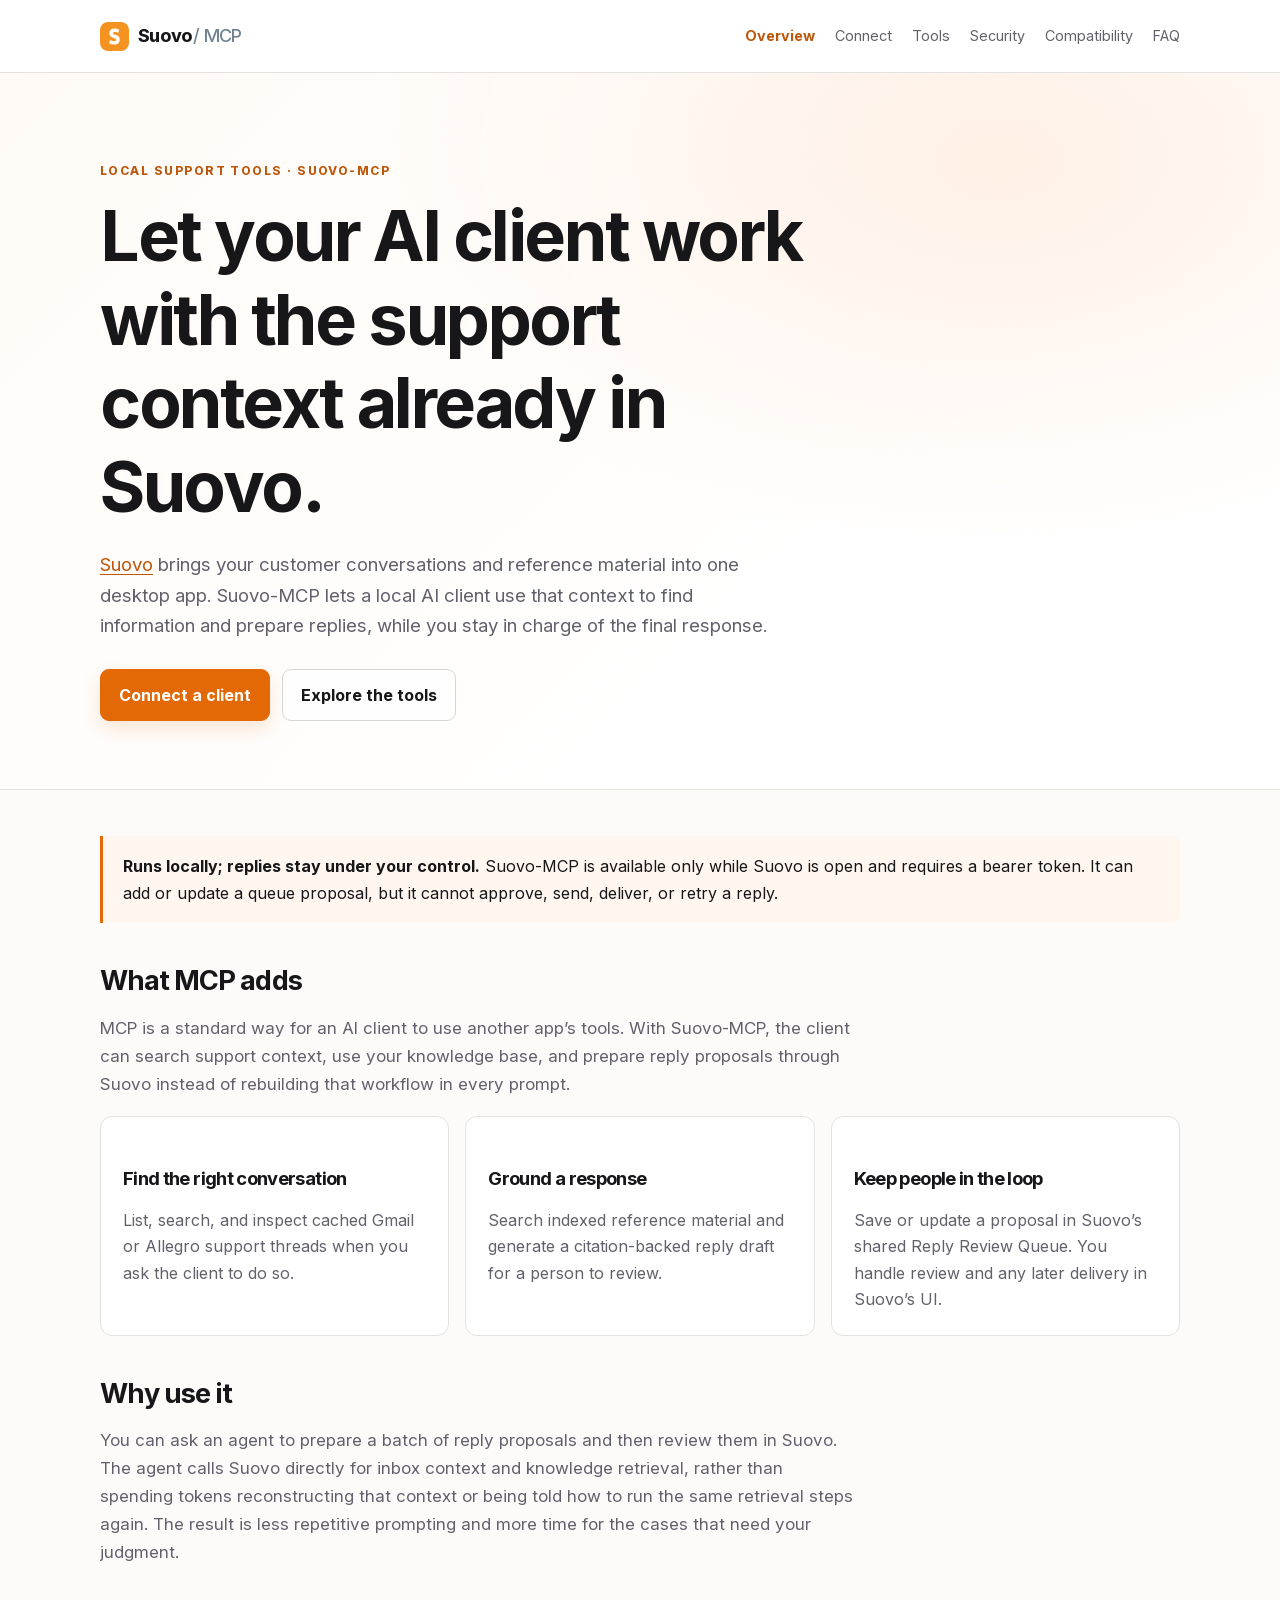
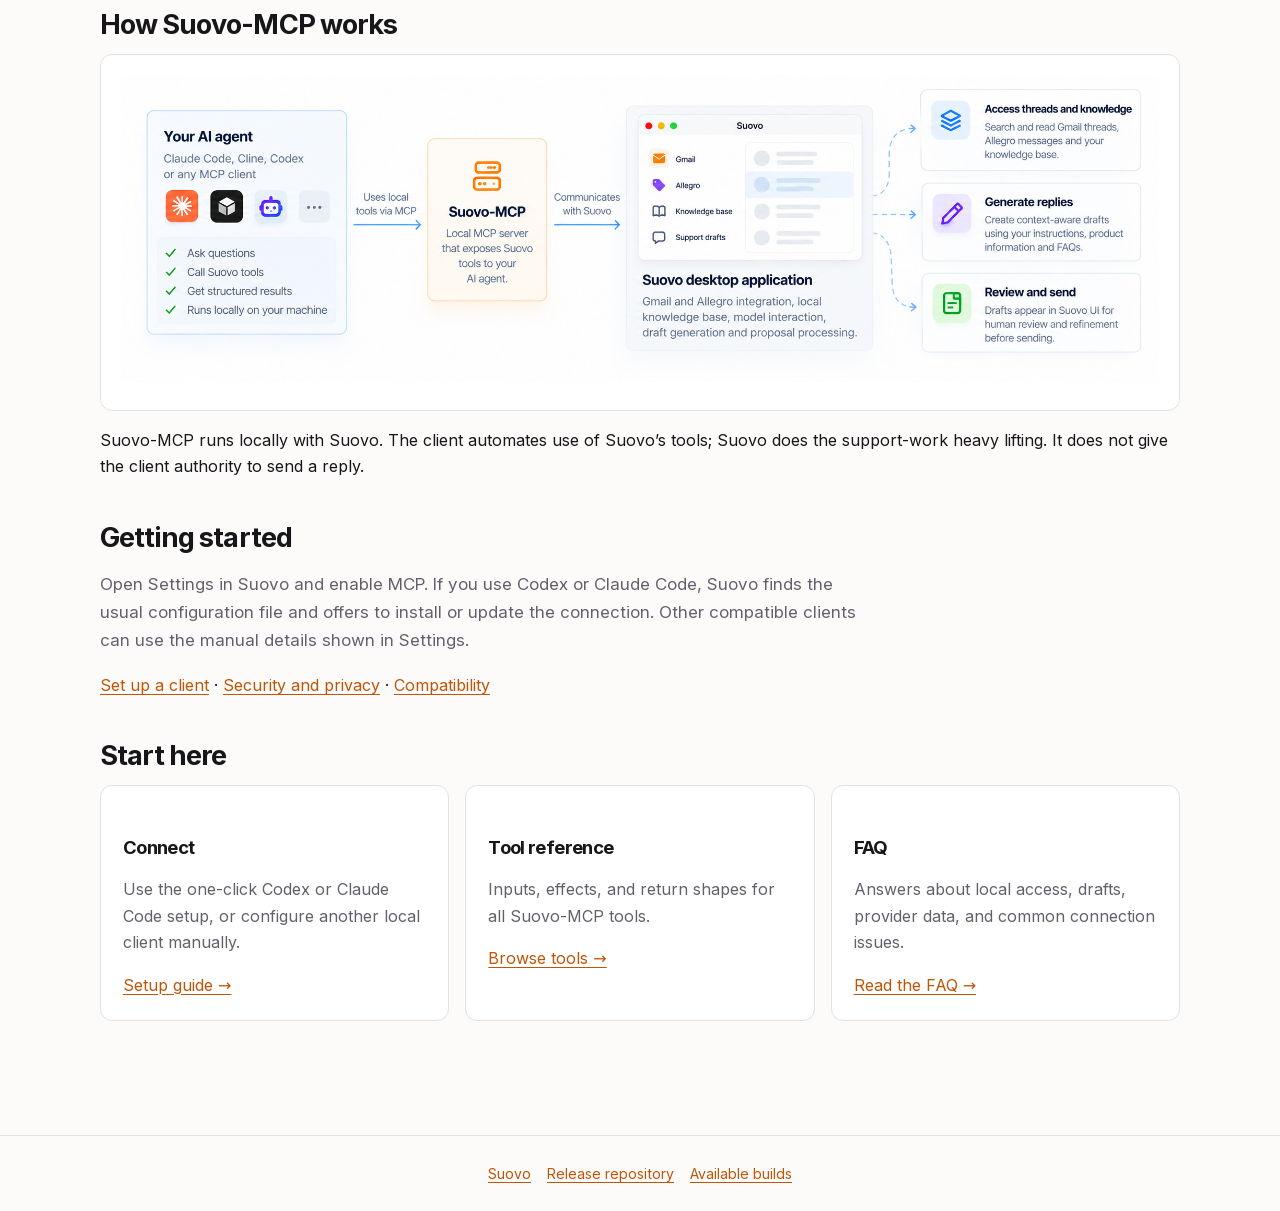
<file: site/index.html>
<!doctype html>
<html lang="en">
<head>
  <meta charset="utf-8"><meta name="viewport" content="width=device-width, initial-scale=1">
  <meta name="description" content="Suovo-MCP lets local AI agents use Suovo's support context and RAG workflow while people keep control of customer replies.">
  <title>Suovo-MCP</title><link rel="icon" type="image/png" href="assets/suovo-icon-orange-128.png"><link rel="stylesheet" href="style.css">
</head>
<body>
<header class="topbar"><div class="topbar-inner"><a class="brand" href="index.html"><span class="brand-mark"><img src="assets/suovo-icon-orange-128.png" width="29" height="29" alt=""></span>Suovo <span class="brand-suffix">/ MCP</span></a><nav aria-label="Main navigation"><a aria-current="page" href="index.html">Overview</a><a href="connect.html">Connect</a><a href="tools.html">Tools</a><a href="security.html">Security</a><a href="compatibility.html">Compatibility</a><a href="faq.html">FAQ</a></nav></div></header>
<main>
  <section class="hero"><div class="shell" style="padding-top:0;padding-bottom:0"><p class="eyebrow">Local support tools · Suovo-MCP</p><h1>Let your AI client work with the support context already in Suovo.</h1><p class="hero-copy"><a href="https://suovo.app">Suovo</a> brings your customer conversations and reference material into one desktop app. Suovo-MCP lets a local AI client use that context to find information and prepare replies, while you stay in charge of the final response.</p><div class="actions"><a class="button" href="connect.html">Connect a client</a><a class="button secondary" href="tools.html">Explore the tools</a></div></div></section>
  <div class="shell">
    <div class="notice"><strong>Runs locally; replies stay under your control.</strong> Suovo-MCP is available only while Suovo is open and requires a bearer token. It can add or update a queue proposal, but it cannot approve, send, deliver, or retry a reply.</div>
    <section class="section"><h2>What MCP adds</h2><p class="lead">MCP is a standard way for an AI client to use another app’s tools. With Suovo-MCP, the client can search support context, use your knowledge base, and prepare reply proposals through Suovo instead of rebuilding that workflow in every prompt.</p><div class="grid">
      <article class="card"><h3>Find the right conversation</h3><p>List, search, and inspect cached Gmail or Allegro support threads when you ask the client to do so.</p></article>
      <article class="card"><h3>Ground a response</h3><p>Search indexed reference material and generate a citation-backed reply draft for a person to review.</p></article>
      <article class="card"><h3>Keep people in the loop</h3><p>Save or update a proposal in Suovo’s shared Reply Review Queue. You handle review and any later delivery in Suovo’s UI.</p></article>
    </div></section>
    <section class="section"><h2>Why use it</h2><p class="lead">You can ask an agent to prepare a batch of reply proposals and then review them in Suovo. The agent calls Suovo directly for inbox context and knowledge retrieval, rather than spending tokens reconstructing that context or being told how to run the same retrieval steps again. The result is less repetitive prompting and more time for the cases that need your judgment.</p></section>
    <section class="section"><h2>How Suovo-MCP works</h2><div class="diagram"><img src="assets/Suovo-MCP-diagram_en.png" alt="A local MCP client such as Codex or Claude Code uses Suovo-MCP to call the Suovo desktop app, which provides Gmail and Allegro integration, a local knowledge base and RAG, model interaction, draft generation, and batch proposal processing. Human review remains in Suovo’s Reply Review Queue."></div><p>Suovo-MCP runs locally with Suovo. The client automates use of Suovo’s tools; Suovo does the support-work heavy lifting. It does not give the client authority to send a reply.</p></section>
    <section class="section"><h2>Getting started</h2><p class="lead">Open Settings in Suovo and enable MCP. If you use Codex or Claude Code, Suovo finds the usual configuration file and offers to install or update the connection. Other compatible clients can use the manual details shown in Settings.</p><p><a href="connect.html">Set up a client</a> · <a href="security.html">Security and privacy</a> · <a href="compatibility.html">Compatibility</a></p></section>
    <section class="section"><h2>Start here</h2><div class="grid">
      <article class="card"><h3>Connect</h3><p>Use the one-click Codex or Claude Code setup, or configure another local client manually.</p><p><a href="connect.html">Setup guide →</a></p></article>
      <article class="card"><h3>Tool reference</h3><p>Inputs, effects, and return shapes for all Suovo-MCP tools.</p><p><a href="tools.html">Browse tools →</a></p></article>
      <article class="card"><h3>FAQ</h3><p>Answers about local access, drafts, provider data, and common connection issues.</p><p><a href="faq.html">Read the FAQ →</a></p></article>
    </div></section>
  </div>
</main>
<footer><a href="https://suovo.app">Suovo</a><a href="../README.md">Release repository</a><a href="https://github.com/suovo-app/suovo/releases">Available builds</a></footer>
</body></html>
</file>
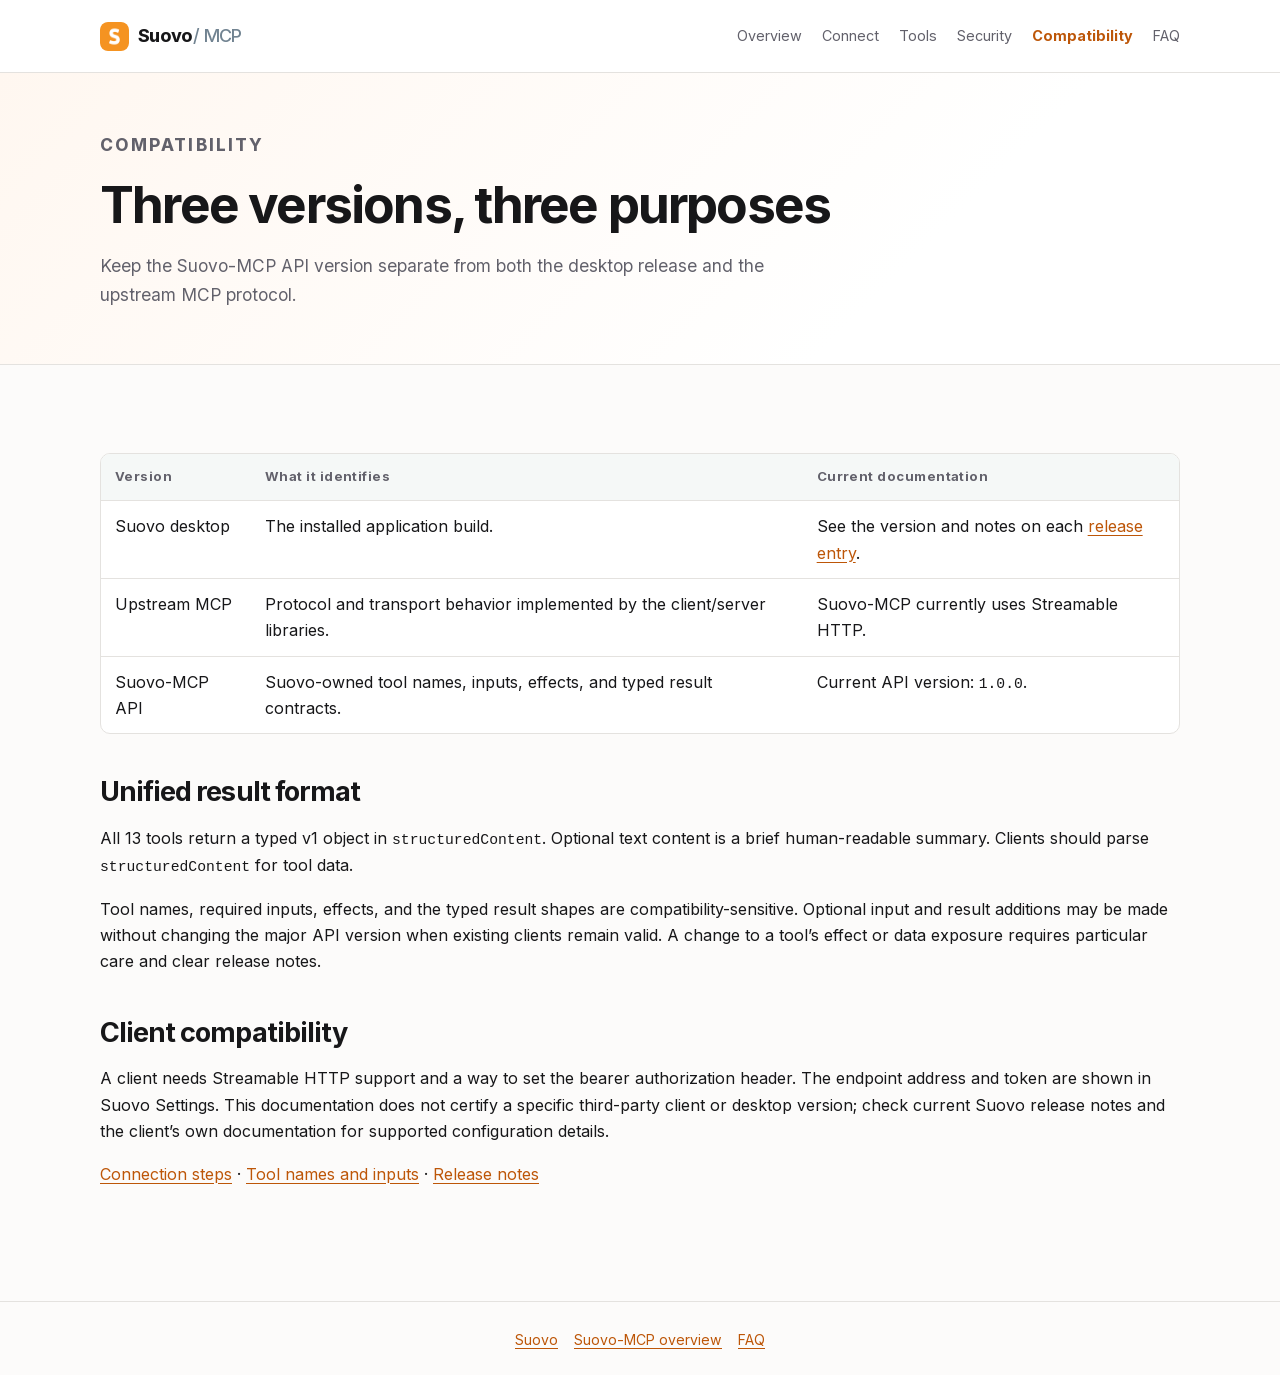
<file: site/compatibility.html>
<!doctype html>
<html lang="en"><head><meta charset="utf-8"><meta name="viewport" content="width=device-width, initial-scale=1"><meta name="description" content="Suovo-MCP versioning, transport, response stability, and compatibility guidance."><title>Compatibility — Suovo-MCP</title><link rel="stylesheet" href="style.css"></head>
<body><header class="topbar"><div class="topbar-inner"><a class="brand" href="index.html"><span class="brand-mark"><img src="assets/suovo-icon-orange-128.png" width="29" height="29" alt=""></span>Suovo <span class="brand-suffix">/ MCP</span></a><nav aria-label="Main navigation"><a href="index.html">Overview</a><a href="connect.html">Connect</a><a href="tools.html">Tools</a><a href="security.html">Security</a><a aria-current="page" href="compatibility.html">Compatibility</a><a href="faq.html">FAQ</a></nav></div></header>
<header class="page-header"><div class="shell" style="padding-top:0;padding-bottom:0"><p class="eyebrow">Compatibility</p><h1>Three versions, three purposes</h1><p>Keep the Suovo-MCP API version separate from both the desktop release and the upstream MCP protocol.</p></div></header>
<main class="shell">
  <section class="section"><div class="table-wrap"><table><thead><tr><th>Version</th><th>What it identifies</th><th>Current documentation</th></tr></thead><tbody><tr><td>Suovo desktop</td><td>The installed application build.</td><td>See the version and notes on each <a href="https://github.com/suovo-app/suovo/releases">release entry</a>.</td></tr><tr><td>Upstream MCP</td><td>Protocol and transport behavior implemented by the client/server libraries.</td><td>Suovo-MCP currently uses Streamable HTTP.</td></tr><tr><td>Suovo-MCP API</td><td>Suovo-owned tool names, inputs, effects, and typed result contracts.</td><td>Current API version: <code>1.0.0</code>.</td></tr></tbody></table></div></section>
  <section class="section"><h2>Unified result format</h2><p>All 13 tools return a typed v1 object in <code>structuredContent</code>. Optional text content is a brief human-readable summary. Clients should parse <code>structuredContent</code> for tool data.</p><p>Tool names, required inputs, effects, and the typed result shapes are compatibility-sensitive. Optional input and result additions may be made without changing the major API version when existing clients remain valid. A change to a tool’s effect or data exposure requires particular care and clear release notes.</p></section>
  <section class="section"><h2>Client compatibility</h2><p>A client needs Streamable HTTP support and a way to set the bearer authorization header. The endpoint address and token are shown in Suovo Settings. This documentation does not certify a specific third-party client or desktop version; check current Suovo release notes and the client’s own documentation for supported configuration details.</p><p><a href="connect.html">Connection steps</a> · <a href="tools.html">Tool names and inputs</a> · <a href="https://github.com/suovo-app/suovo/releases">Release notes</a></p></section>
</main><footer><a href="https://suovo.app">Suovo</a><a href="index.html">Suovo-MCP overview</a><a href="faq.html">FAQ</a></footer></body></html>
</file>
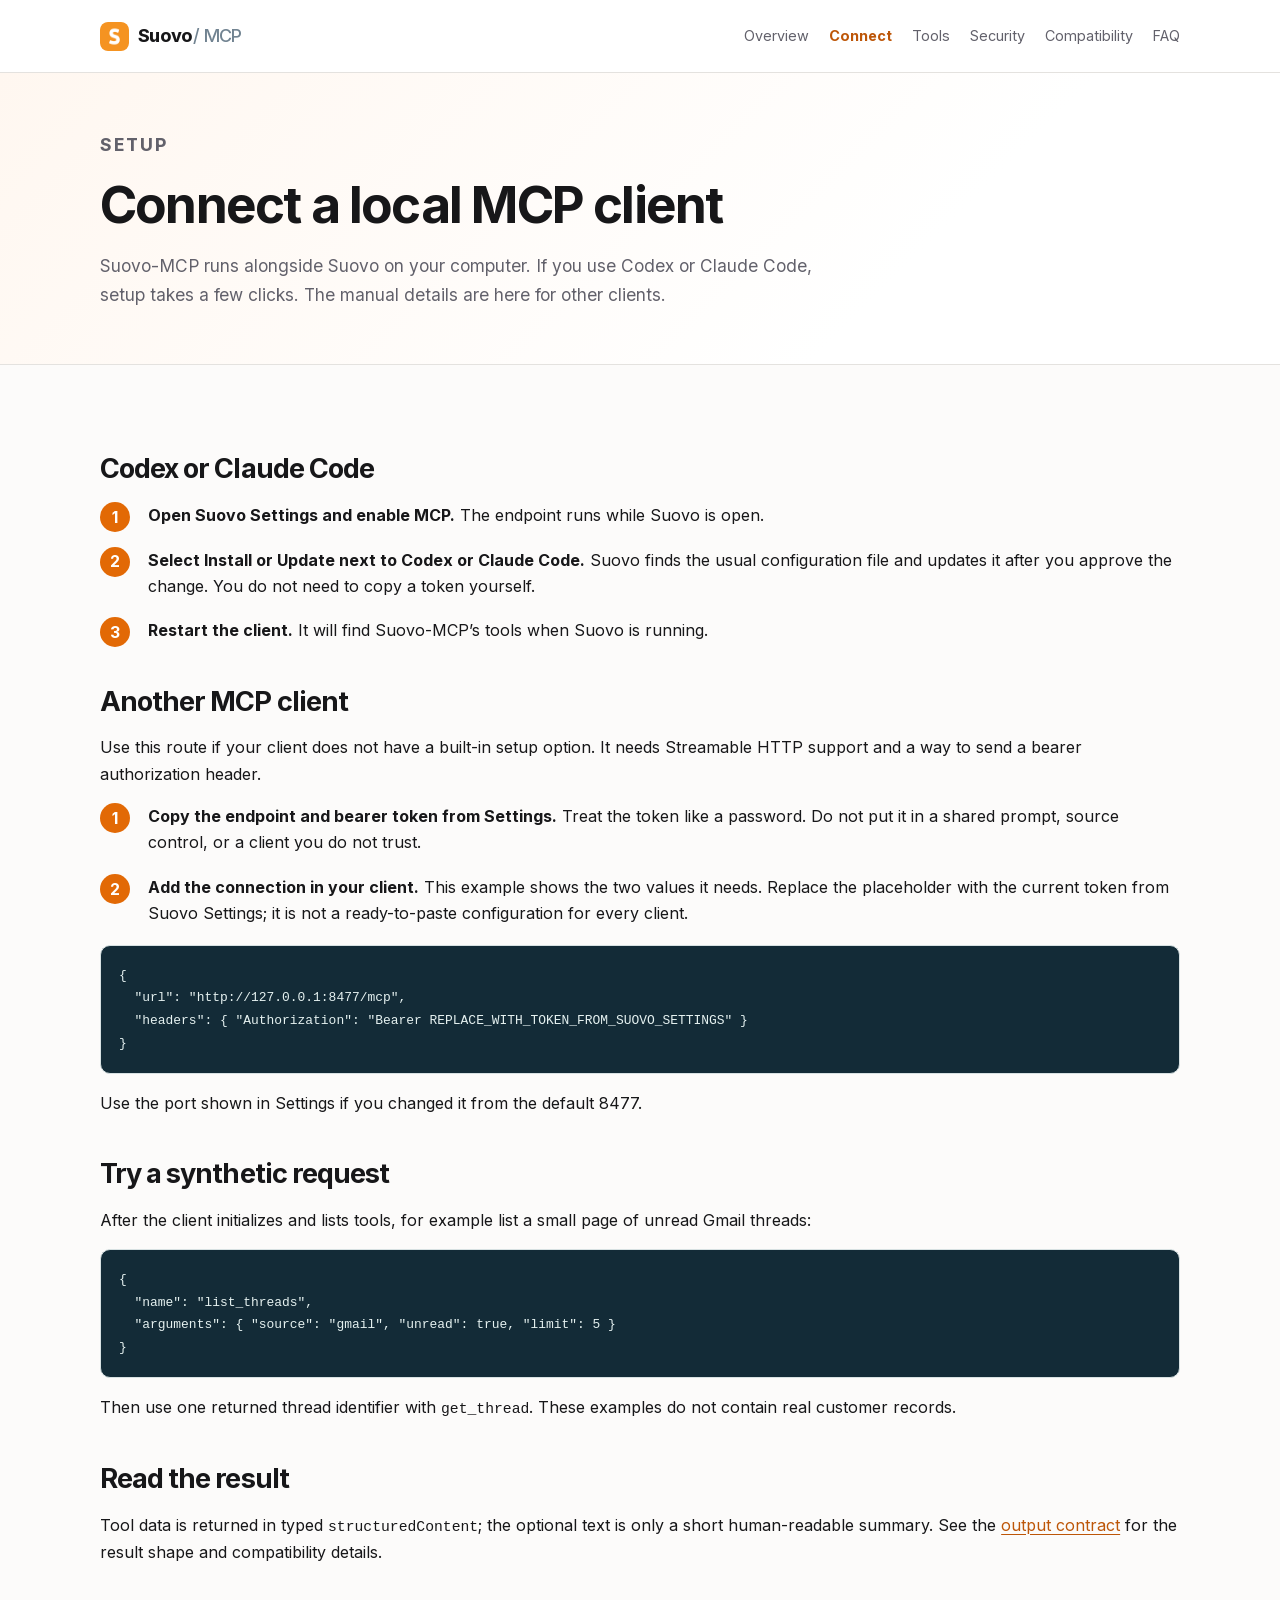
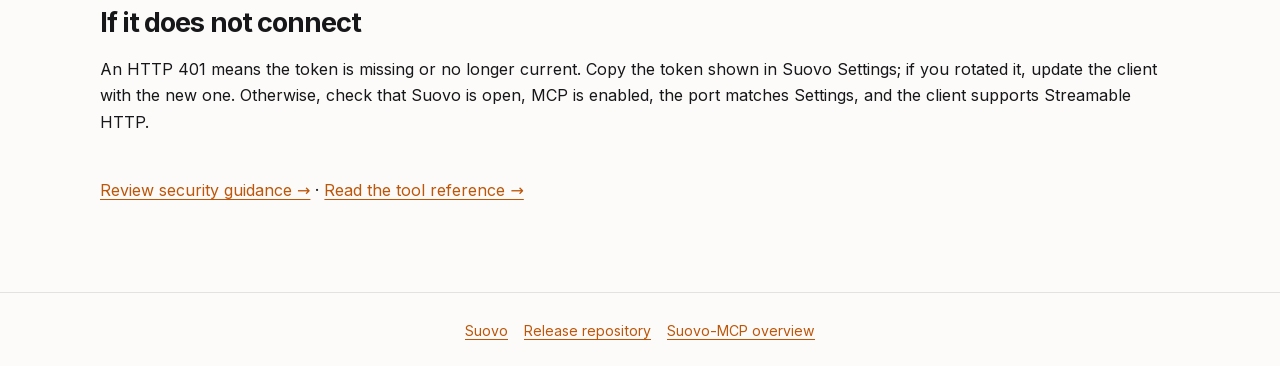
<file: site/connect.html>
<!doctype html>
<html lang="en"><head><meta charset="utf-8"><meta name="viewport" content="width=device-width, initial-scale=1"><meta name="description" content="Enable Suovo-MCP and connect a local MCP client with the easy Codex or Claude Code setup, or manually with bearer authentication."><title>Connect a client — Suovo-MCP</title><link rel="stylesheet" href="style.css"></head>
<body><header class="topbar"><div class="topbar-inner"><a class="brand" href="index.html"><span class="brand-mark"><img src="assets/suovo-icon-orange-128.png" width="29" height="29" alt=""></span>Suovo <span class="brand-suffix">/ MCP</span></a><nav aria-label="Main navigation"><a href="index.html">Overview</a><a aria-current="page" href="connect.html">Connect</a><a href="tools.html">Tools</a><a href="security.html">Security</a><a href="compatibility.html">Compatibility</a><a href="faq.html">FAQ</a></nav></div></header>
<header class="page-header"><div class="shell" style="padding-top:0;padding-bottom:0"><p class="eyebrow">Setup</p><h1>Connect a local MCP client</h1><p>Suovo-MCP runs alongside Suovo on your computer. If you use Codex or Claude Code, setup takes a few clicks. The manual details are here for other clients.</p></div></header>
<main class="shell">
  <section class="section"><h2>Codex or Claude Code</h2><ol class="steps"><li><strong>Open Suovo Settings and enable MCP.</strong> The endpoint runs while Suovo is open.</li><li><strong>Select Install or Update next to Codex or Claude Code.</strong> Suovo finds the usual configuration file and updates it after you approve the change. You do not need to copy a token yourself.</li><li><strong>Restart the client.</strong> It will find Suovo-MCP’s tools when Suovo is running.</li></ol></section>
  <section class="section"><h2>Another MCP client</h2><p>Use this route if your client does not have a built-in setup option. It needs Streamable HTTP support and a way to send a bearer authorization header.</p><ol class="steps"><li><strong>Copy the endpoint and bearer token from Settings.</strong> Treat the token like a password. Do not put it in a shared prompt, source control, or a client you do not trust.</li><li><strong>Add the connection in your client.</strong> This example shows the two values it needs. Replace the placeholder with the current token from Suovo Settings; it is not a ready-to-paste configuration for every client.</li></ol>
  <pre class="language-json"><code>{
  "url": "http://127.0.0.1:8477/mcp",
  "headers": { "Authorization": "Bearer REPLACE_WITH_TOKEN_FROM_SUOVO_SETTINGS" }
}</code></pre><p>Use the port shown in Settings if you changed it from the default 8477.</p></section>
  <section class="section"><h2>Try a synthetic request</h2><p>After the client initializes and lists tools, for example list a small page of unread Gmail threads:</p><pre class="language-json"><code>{
  "name": "list_threads",
  "arguments": { "source": "gmail", "unread": true, "limit": 5 }
}</code></pre><p>Then use one returned thread identifier with <code>get_thread</code>. These examples do not contain real customer records.</p></section>
  <section class="section"><h2>Read the result</h2><p>Tool data is returned in typed <code>structuredContent</code>; the optional text is only a short human-readable summary. See the <a href="tools.html#output-contract">output contract</a> for the result shape and compatibility details.</p></section>
  <section class="section"><h2>If it does not connect</h2><p>An HTTP 401 means the token is missing or no longer current. Copy the token shown in Suovo Settings; if you rotated it, update the client with the new one. Otherwise, check that Suovo is open, MCP is enabled, the port matches Settings, and the client supports Streamable HTTP.</p></section>
  <p><a href="security.html">Review security guidance →</a> · <a href="tools.html">Read the tool reference →</a></p>
</main><footer><a href="https://suovo.app">Suovo</a><a href="../README.md">Release repository</a><a href="index.html">Suovo-MCP overview</a></footer></body></html>
</file>
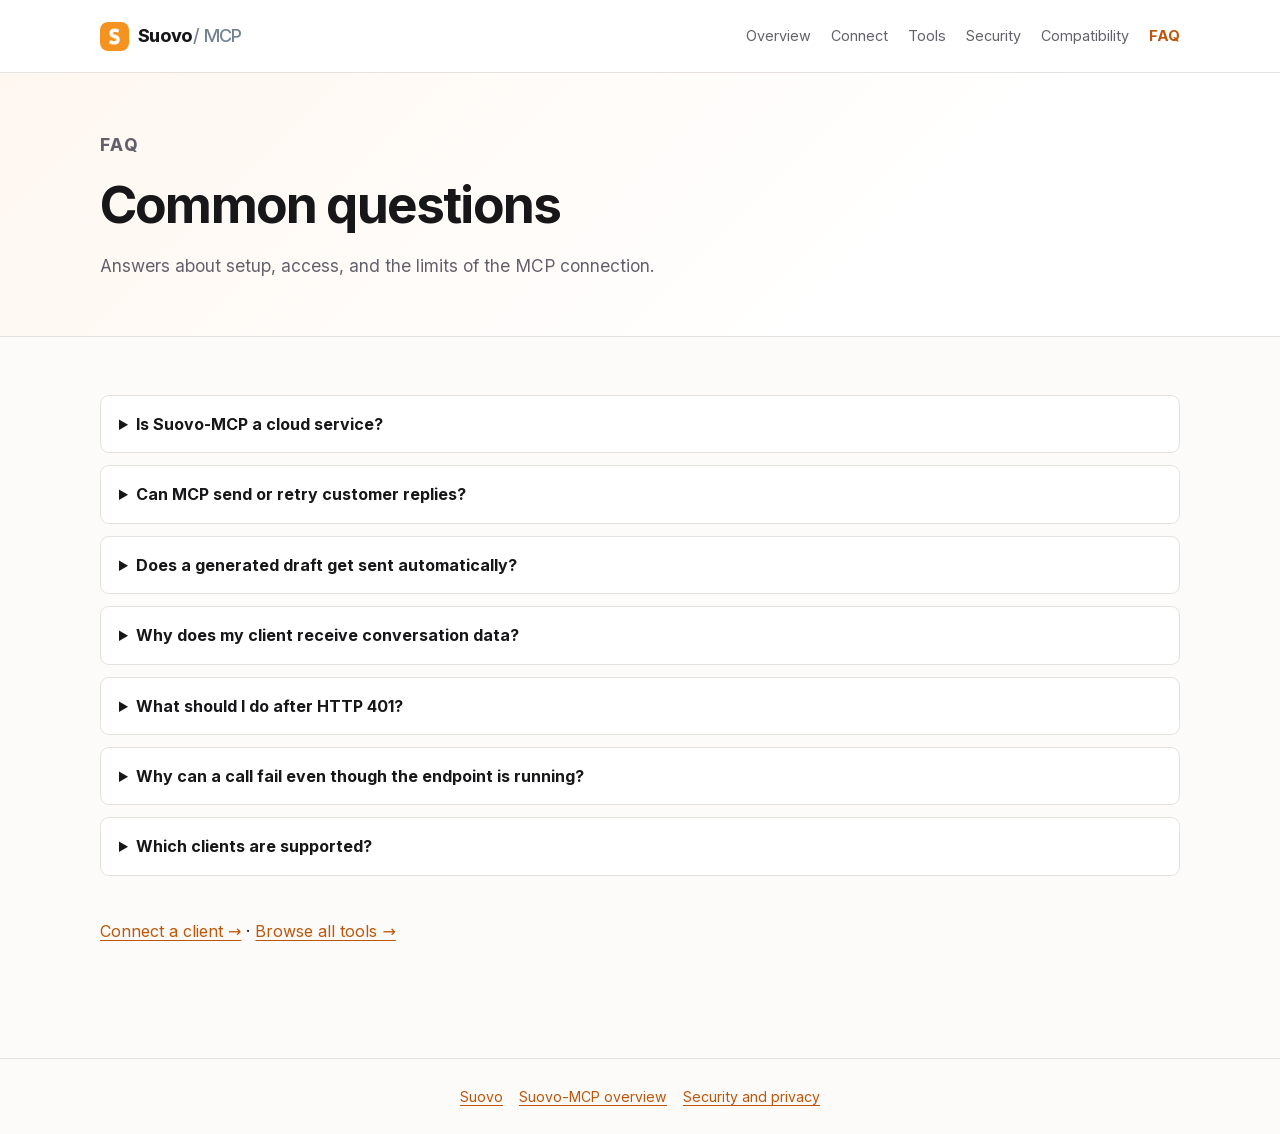
<file: site/faq.html>
<!doctype html>
<html lang="en"><head><meta charset="utf-8"><meta name="viewport" content="width=device-width, initial-scale=1"><meta name="description" content="Answers to common questions about connecting Suovo-MCP, privacy, drafts, and the Reply Review Queue."><title>FAQ — Suovo-MCP</title><link rel="stylesheet" href="style.css"></head>
<body><header class="topbar"><div class="topbar-inner"><a class="brand" href="index.html"><span class="brand-mark"><img src="assets/suovo-icon-orange-128.png" width="29" height="29" alt=""></span>Suovo <span class="brand-suffix">/ MCP</span></a><nav aria-label="Main navigation"><a href="index.html">Overview</a><a href="connect.html">Connect</a><a href="tools.html">Tools</a><a href="security.html">Security</a><a href="compatibility.html">Compatibility</a><a aria-current="page" href="faq.html">FAQ</a></nav></div></header>
<header class="page-header"><div class="shell" style="padding-top:0;padding-bottom:0"><p class="eyebrow">FAQ</p><h1>Common questions</h1><p>Answers about setup, access, and the limits of the MCP connection.</p></div></header>
<main class="shell">
  <details><summary>Is Suovo-MCP a cloud service?</summary><p>No. It is an opt-in service on your computer, available only while the Suovo desktop app is running. Your configured email, marketplace, and model providers still handle their own requests.</p></details>
  <details><summary>Can MCP send or retry customer replies?</summary><p>No. It can create or update a proposal in the Reply Review Queue, but it cannot approve, send, deliver, or retry a reply. Those actions stay in Suovo’s app-controlled workflow.</p></details>
  <details><summary>Does a generated draft get sent automatically?</summary><p>No. <code>generate_draft</code> returns editable draft text and citations. Nothing is sent by that tool.</p></details>
  <details><summary>Why does my client receive conversation data?</summary><p>A tool returns the local information it needs to do the requested work. That can include support conversations or queue content. Only connect a client you trust with that information.</p></details>
  <details><summary>What should I do after HTTP 401?</summary><p>The client is missing the token or has an old one. Copy the current token from Suovo Settings; if you rotated it, replace the old value in the client. See the <a href="connect.html">connection guide</a>.</p></details>
  <details><summary>Why can a call fail even though the endpoint is running?</summary><p>Some tools also need a connected account, a configured provider, the Suovo sidecar, or a licensed tier. <code>generate_draft</code> requires a licensed tier. Check the tool reference and the app’s status.</p></details>
  <details><summary>Which clients are supported?</summary><p>Suovo works with Codex and Claude Code, and Settings can connect them for you. Other MCP clients should work when they support Streamable HTTP and a bearer authorization header; use the manual setup in Settings and check that client’s documentation.</p></details>
  <p class="section"><a href="connect.html">Connect a client →</a> · <a href="tools.html">Browse all tools →</a></p>
</main><footer><a href="https://suovo.app">Suovo</a><a href="index.html">Suovo-MCP overview</a><a href="security.html">Security and privacy</a></footer></body></html>
</file>
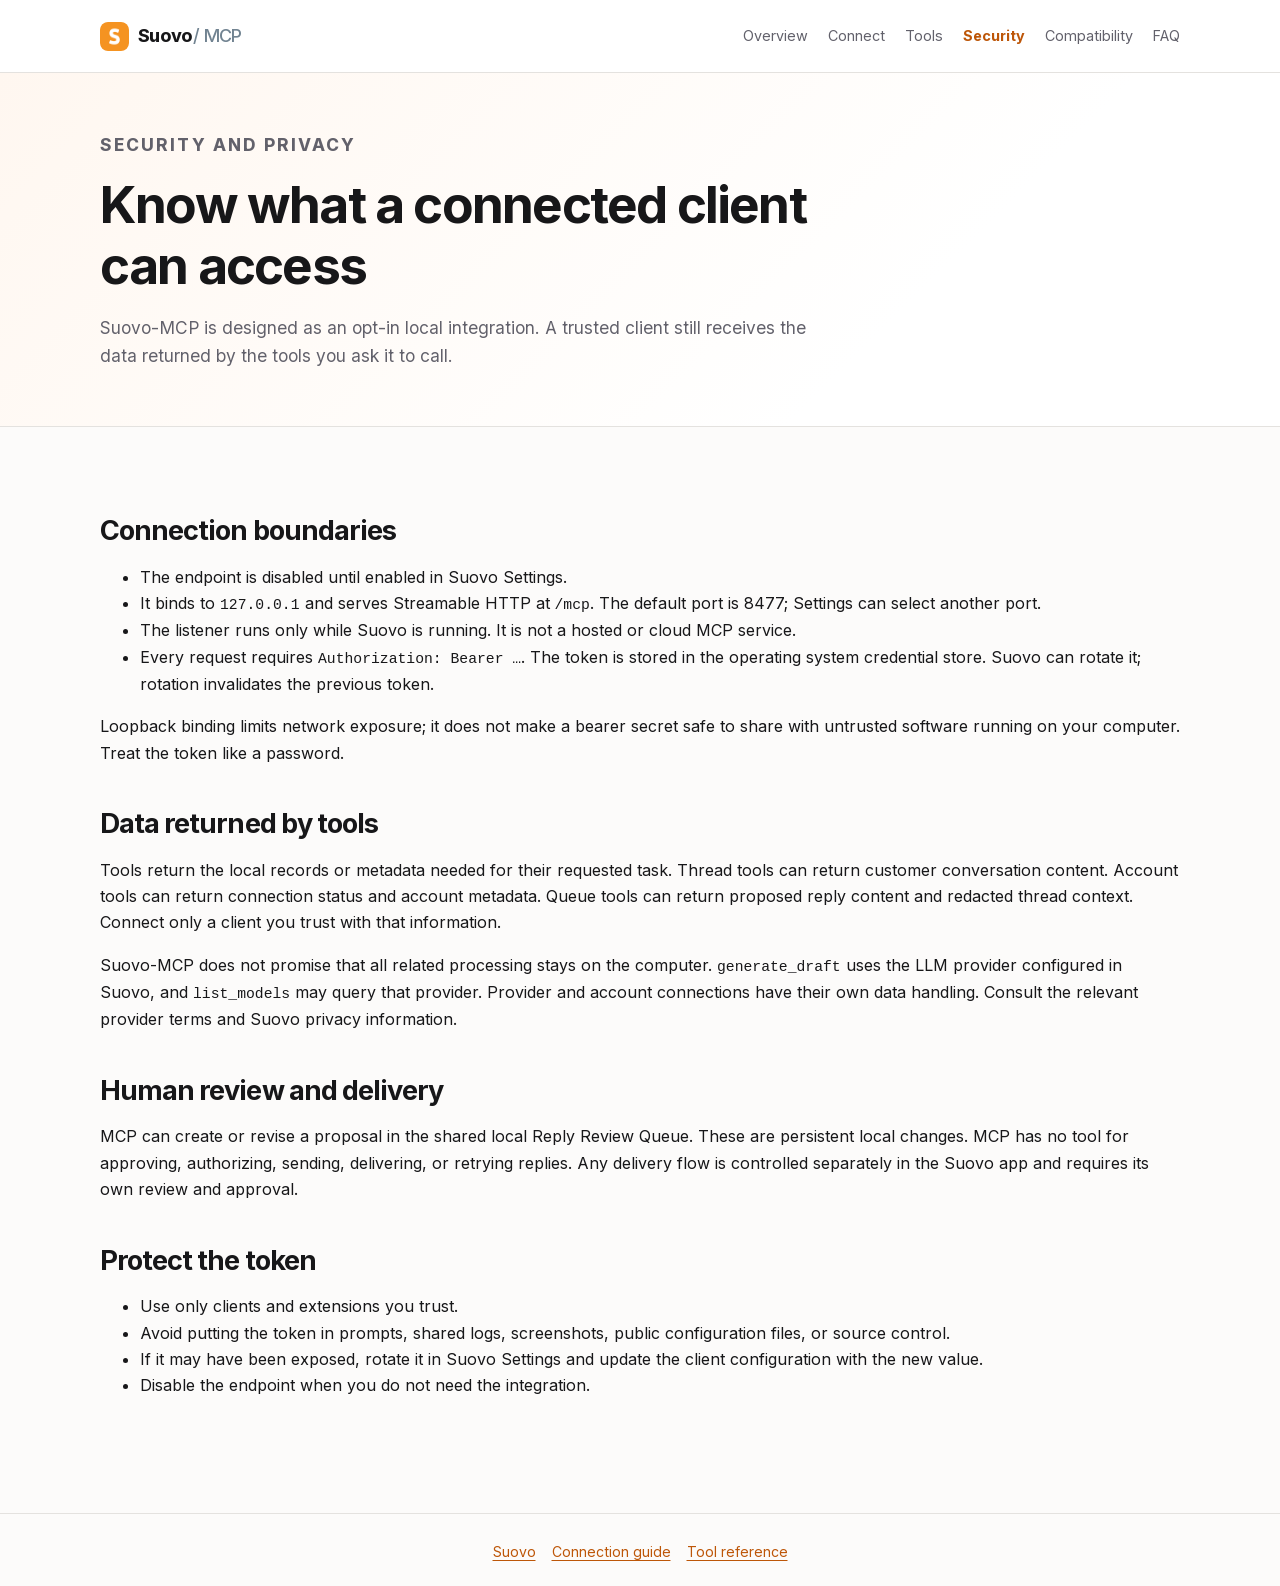
<file: site/security.html>
<!doctype html>
<html lang="en"><head><meta charset="utf-8"><meta name="viewport" content="width=device-width, initial-scale=1"><meta name="description" content="Understand Suovo-MCP's local endpoint, bearer authentication, data exposure, and privacy boundaries."><title>Security and privacy — Suovo-MCP</title><link rel="stylesheet" href="style.css"></head>
<body><header class="topbar"><div class="topbar-inner"><a class="brand" href="index.html"><span class="brand-mark"><img src="assets/suovo-icon-orange-128.png" width="29" height="29" alt=""></span>Suovo <span class="brand-suffix">/ MCP</span></a><nav aria-label="Main navigation"><a href="index.html">Overview</a><a href="connect.html">Connect</a><a href="tools.html">Tools</a><a aria-current="page" href="security.html">Security</a><a href="compatibility.html">Compatibility</a><a href="faq.html">FAQ</a></nav></div></header>
<header class="page-header"><div class="shell" style="padding-top:0;padding-bottom:0"><p class="eyebrow">Security and privacy</p><h1>Know what a connected client can access</h1><p>Suovo-MCP is designed as an opt-in local integration. A trusted client still receives the data returned by the tools you ask it to call.</p></div></header>
<main class="shell">
  <section class="section"><h2>Connection boundaries</h2><ul><li>The endpoint is disabled until enabled in Suovo Settings.</li><li>It binds to <code>127.0.0.1</code> and serves Streamable HTTP at <code>/mcp</code>. The default port is 8477; Settings can select another port.</li><li>The listener runs only while Suovo is running. It is not a hosted or cloud MCP service.</li><li>Every request requires <code>Authorization: Bearer …</code>. The token is stored in the operating system credential store. Suovo can rotate it; rotation invalidates the previous token.</li></ul><p>Loopback binding limits network exposure; it does not make a bearer secret safe to share with untrusted software running on your computer. Treat the token like a password.</p></section>
  <section class="section"><h2>Data returned by tools</h2><p>Tools return the local records or metadata needed for their requested task. Thread tools can return customer conversation content. Account tools can return connection status and account metadata. Queue tools can return proposed reply content and redacted thread context. Connect only a client you trust with that information.</p><p>Suovo-MCP does not promise that all related processing stays on the computer. <code>generate_draft</code> uses the LLM provider configured in Suovo, and <code>list_models</code> may query that provider. Provider and account connections have their own data handling. Consult the relevant provider terms and Suovo privacy information.</p></section>
  <section class="section"><h2>Human review and delivery</h2><p>MCP can create or revise a proposal in the shared local Reply Review Queue. These are persistent local changes. MCP has no tool for approving, authorizing, sending, delivering, or retrying replies. Any delivery flow is controlled separately in the Suovo app and requires its own review and approval.</p></section>
  <section class="section"><h2>Protect the token</h2><ul><li>Use only clients and extensions you trust.</li><li>Avoid putting the token in prompts, shared logs, screenshots, public configuration files, or source control.</li><li>If it may have been exposed, rotate it in Suovo Settings and update the client configuration with the new value.</li><li>Disable the endpoint when you do not need the integration.</li></ul></section>
</main><footer><a href="https://suovo.app">Suovo</a><a href="connect.html">Connection guide</a><a href="tools.html">Tool reference</a></footer></body></html>
</file>
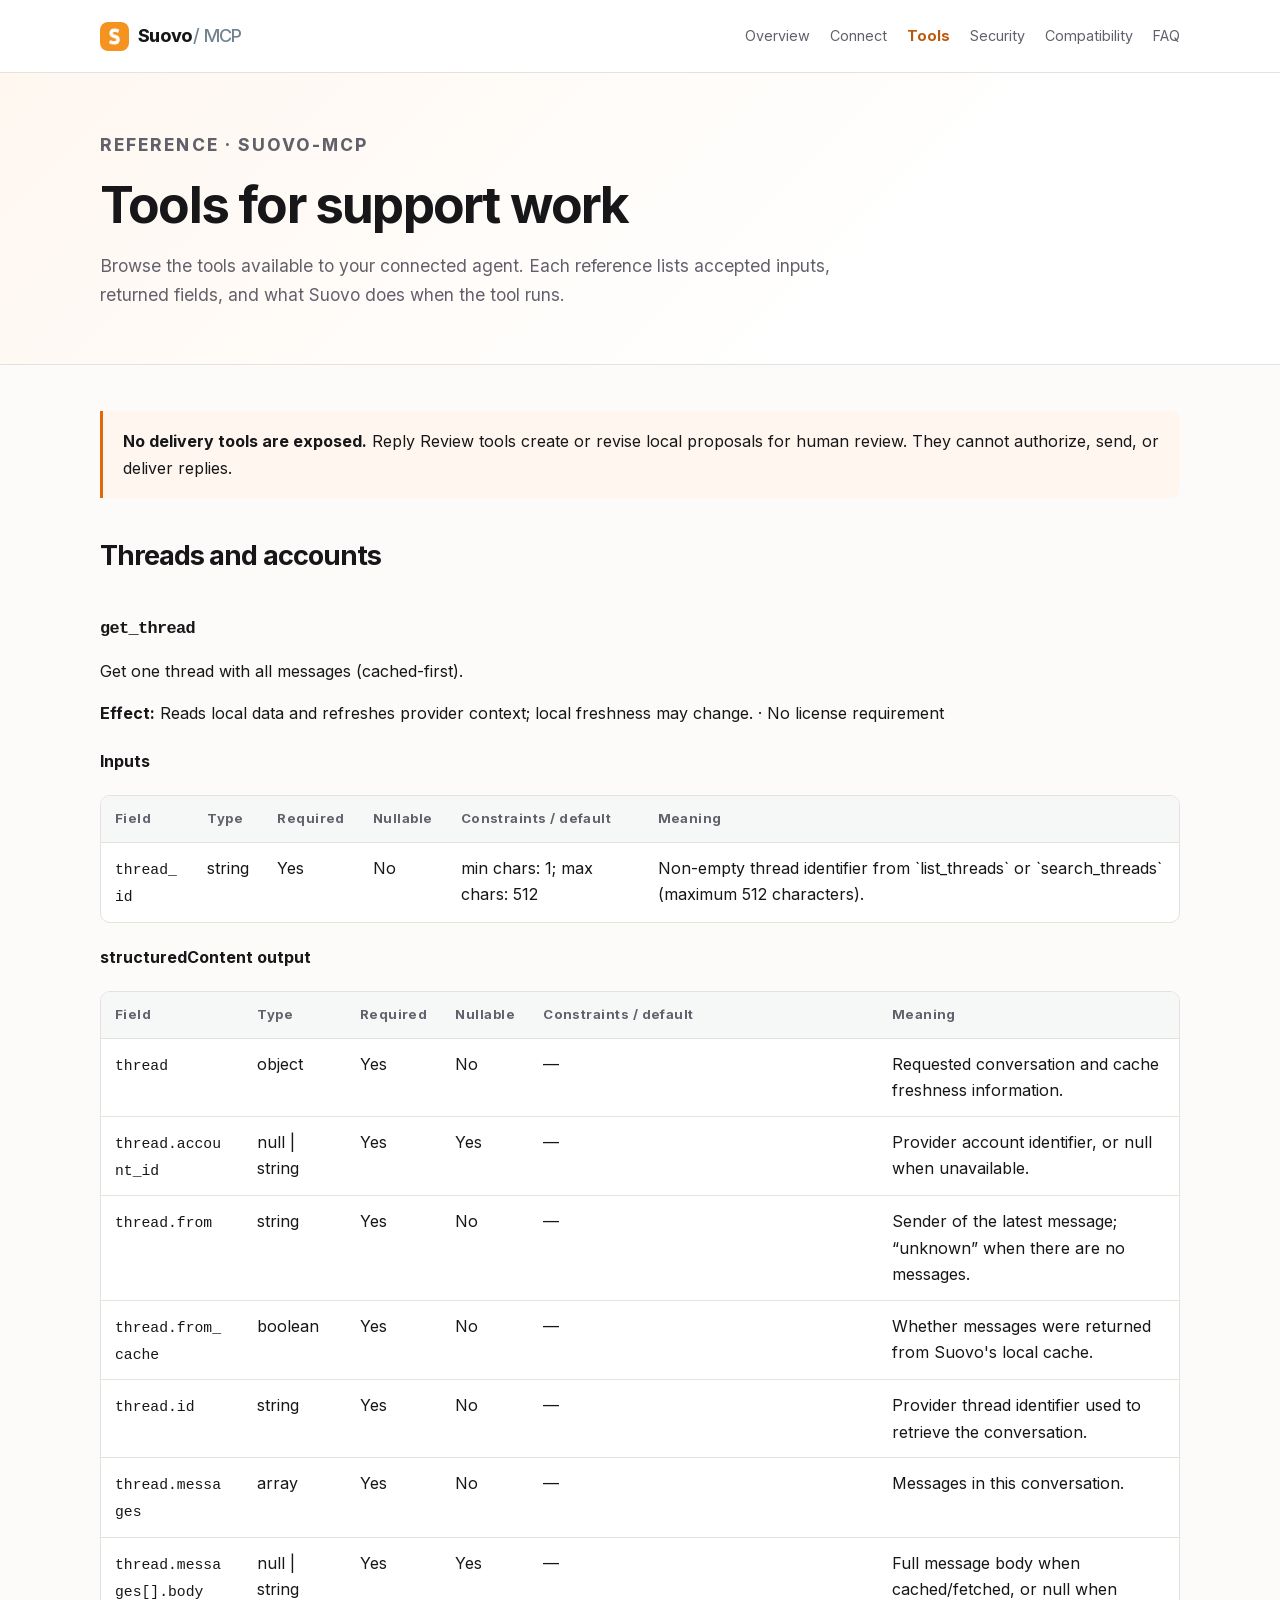
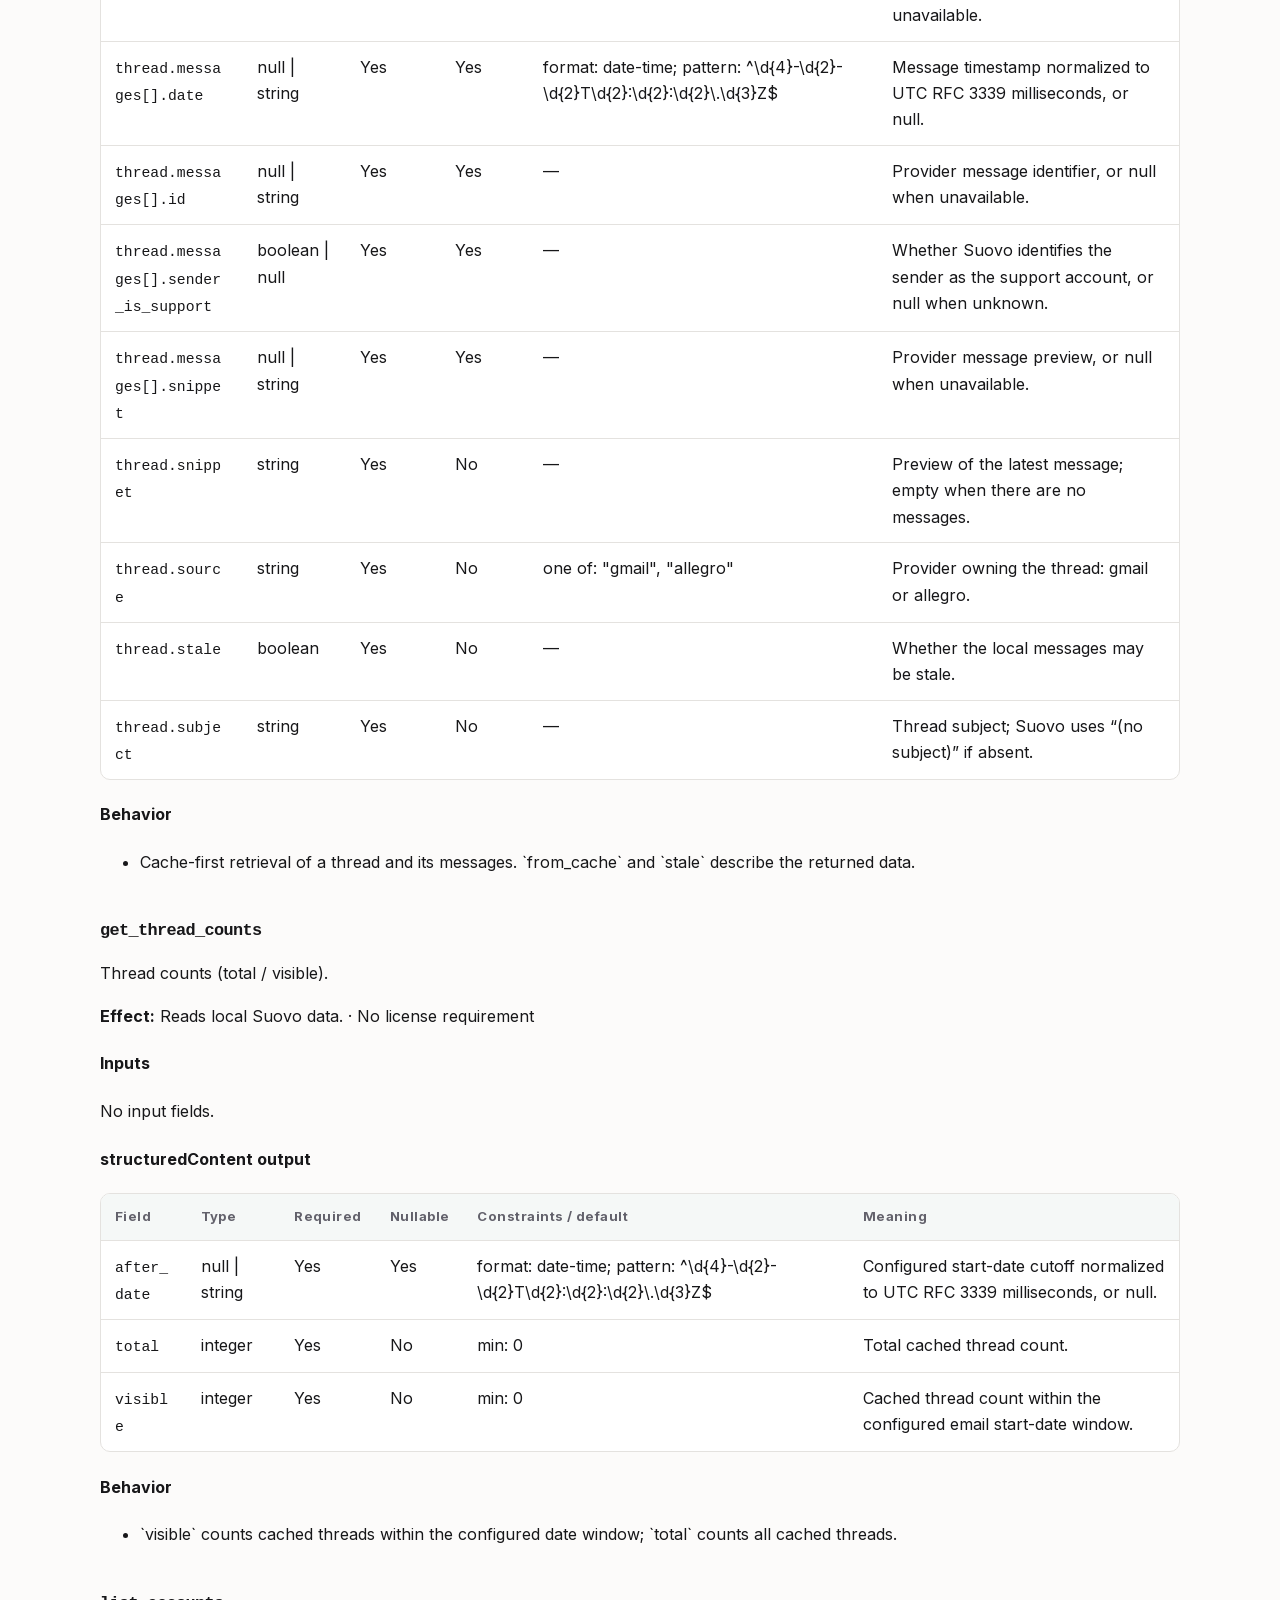
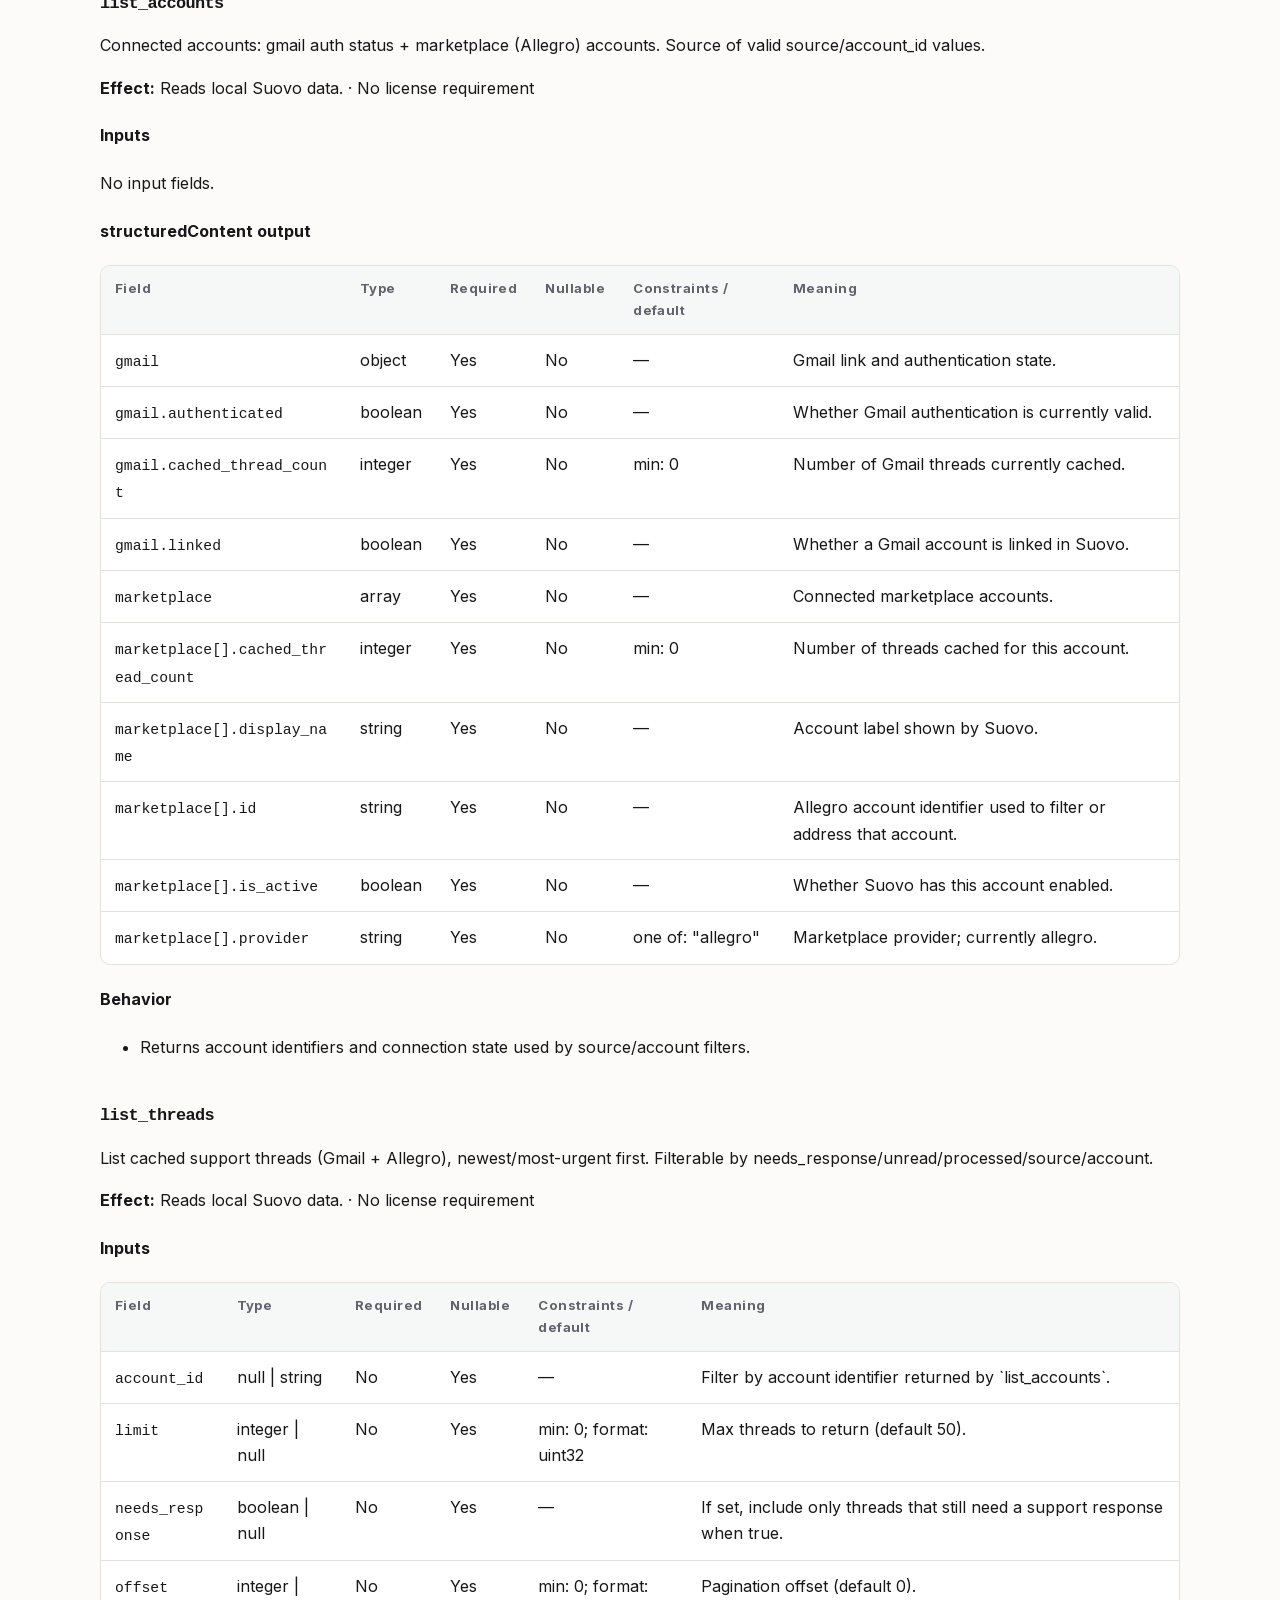
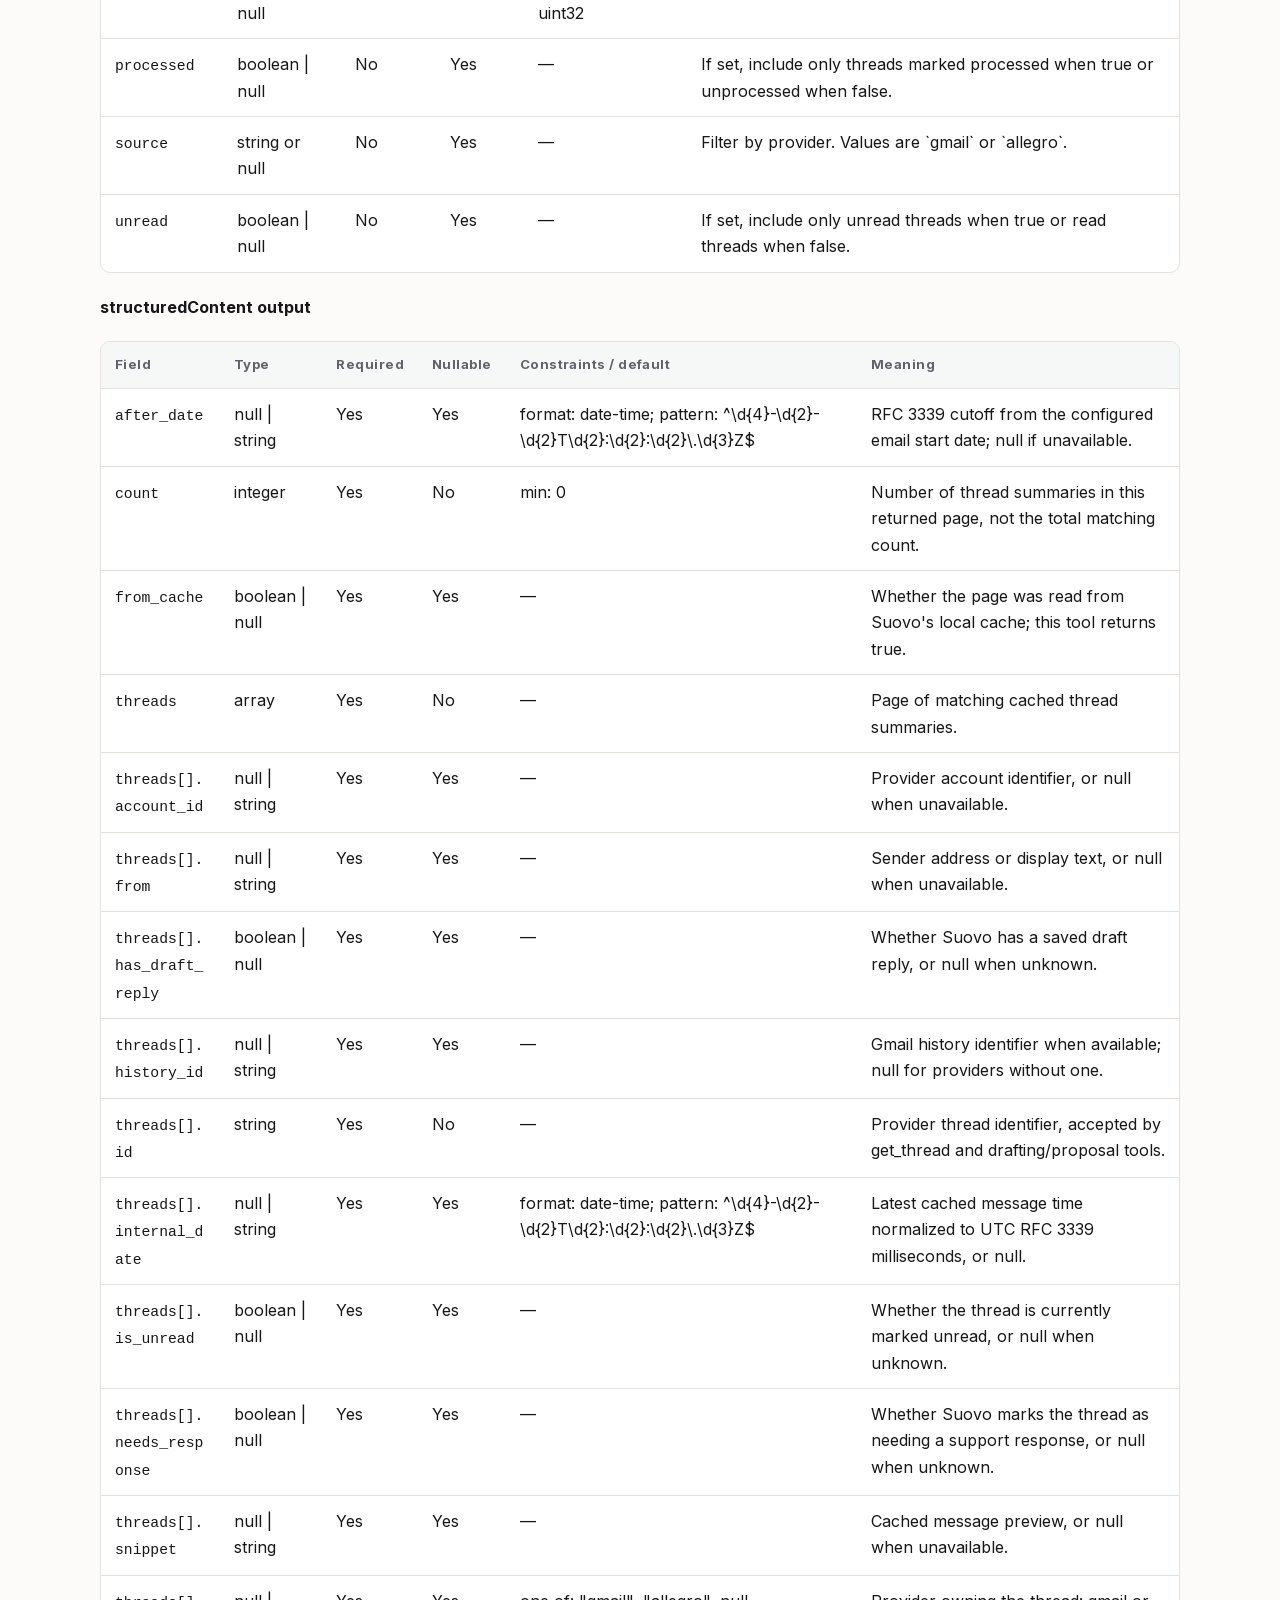
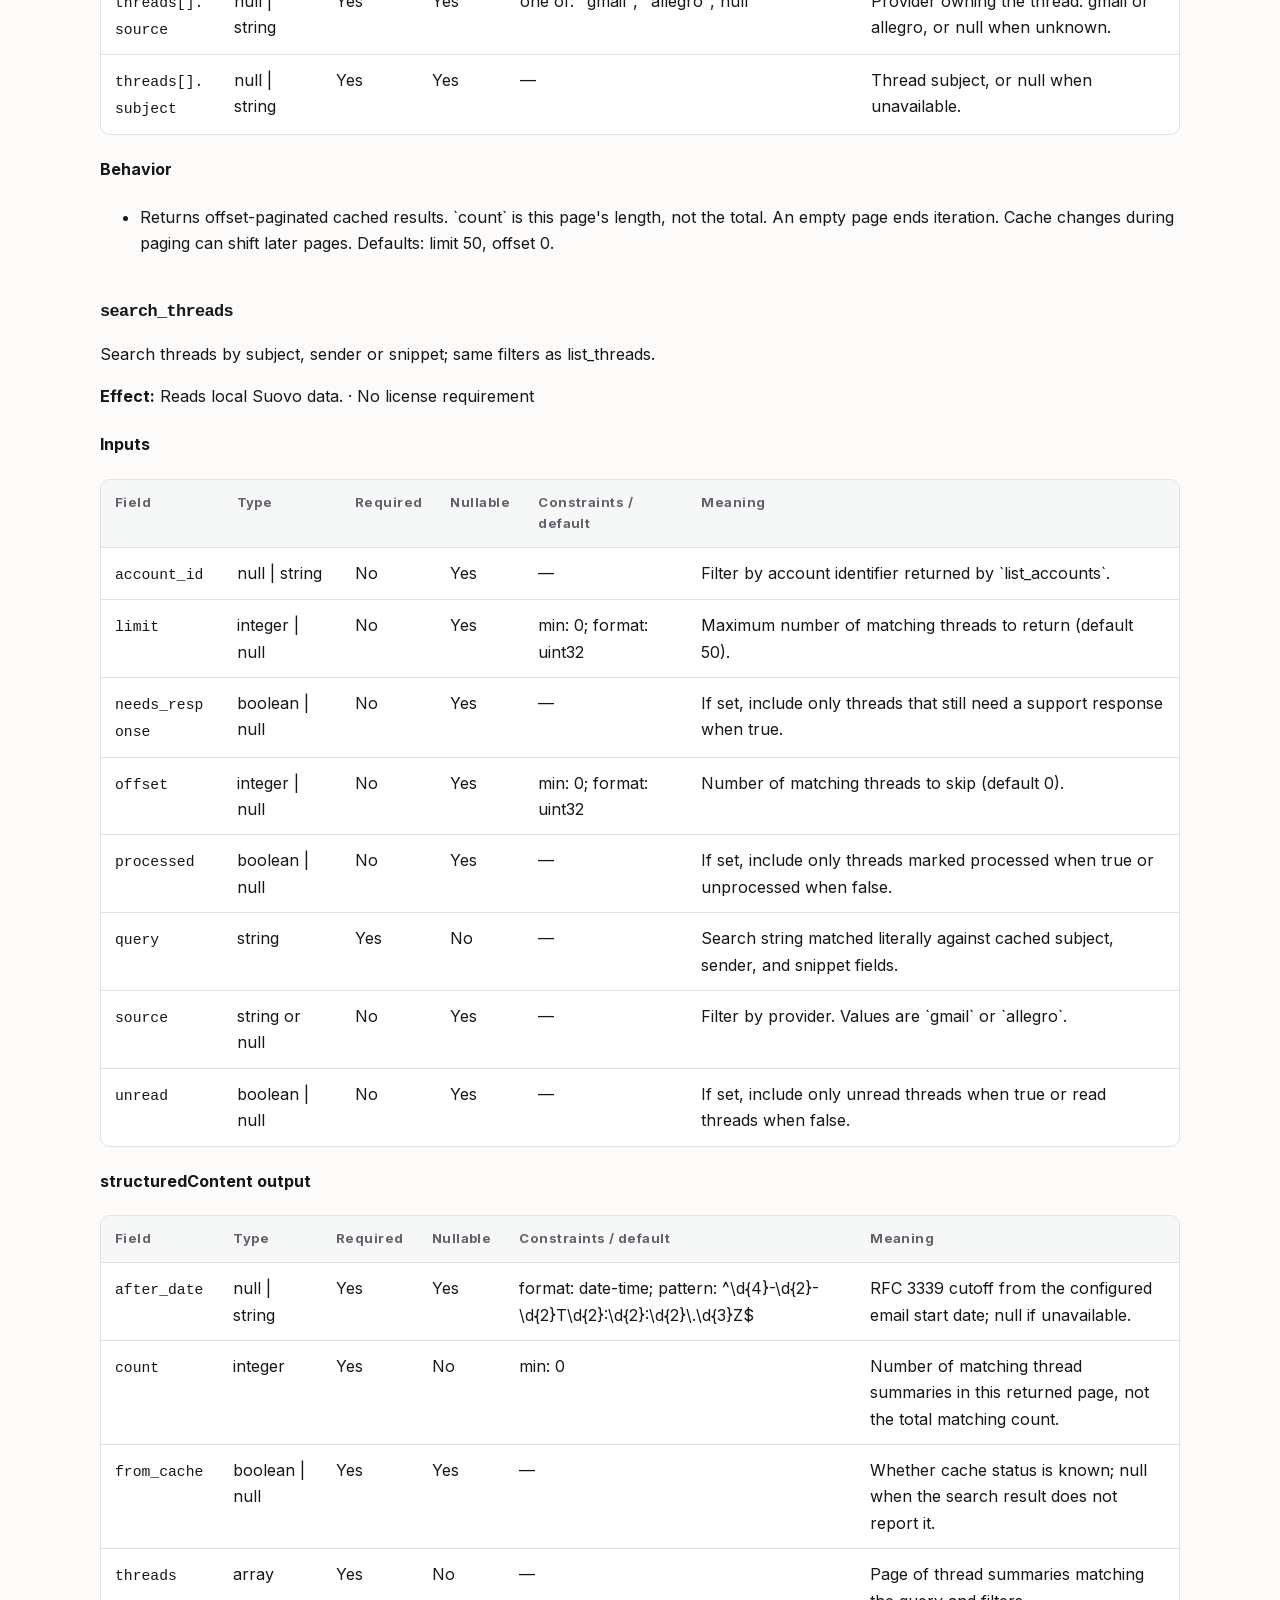
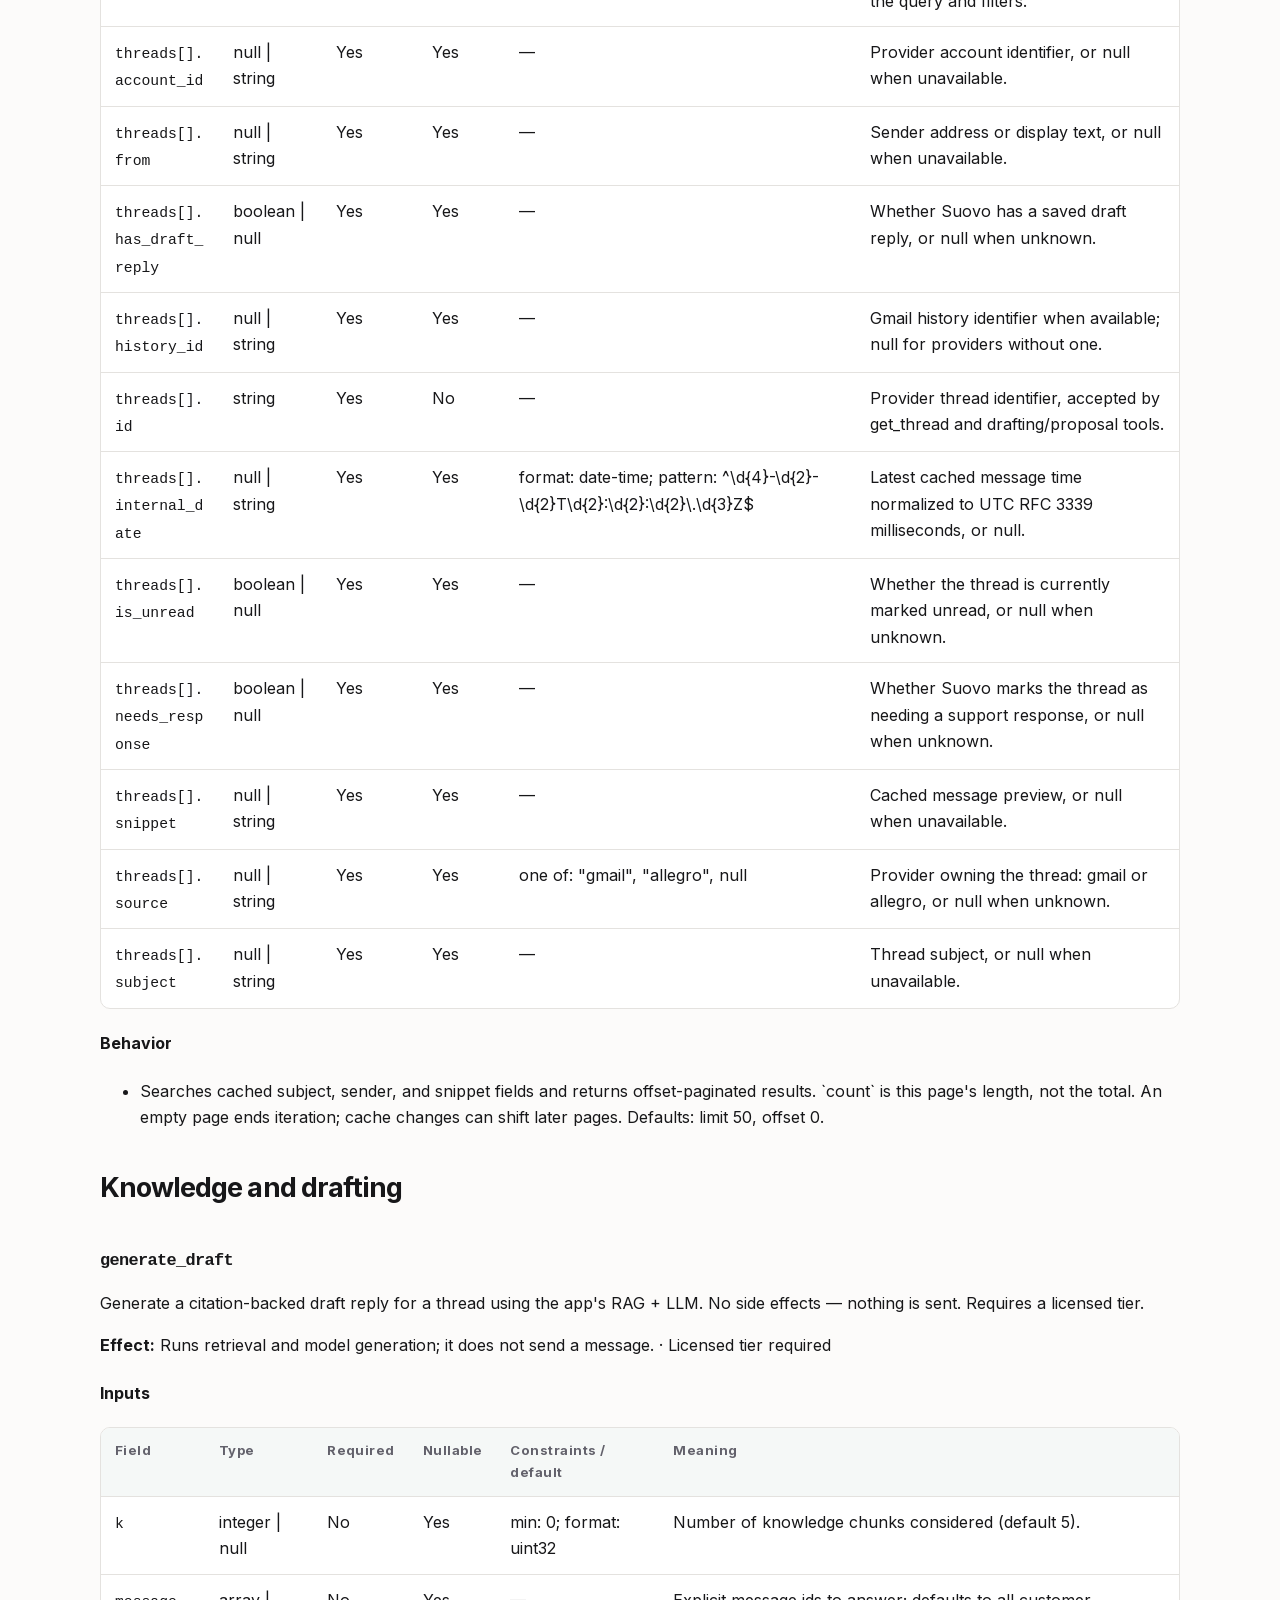
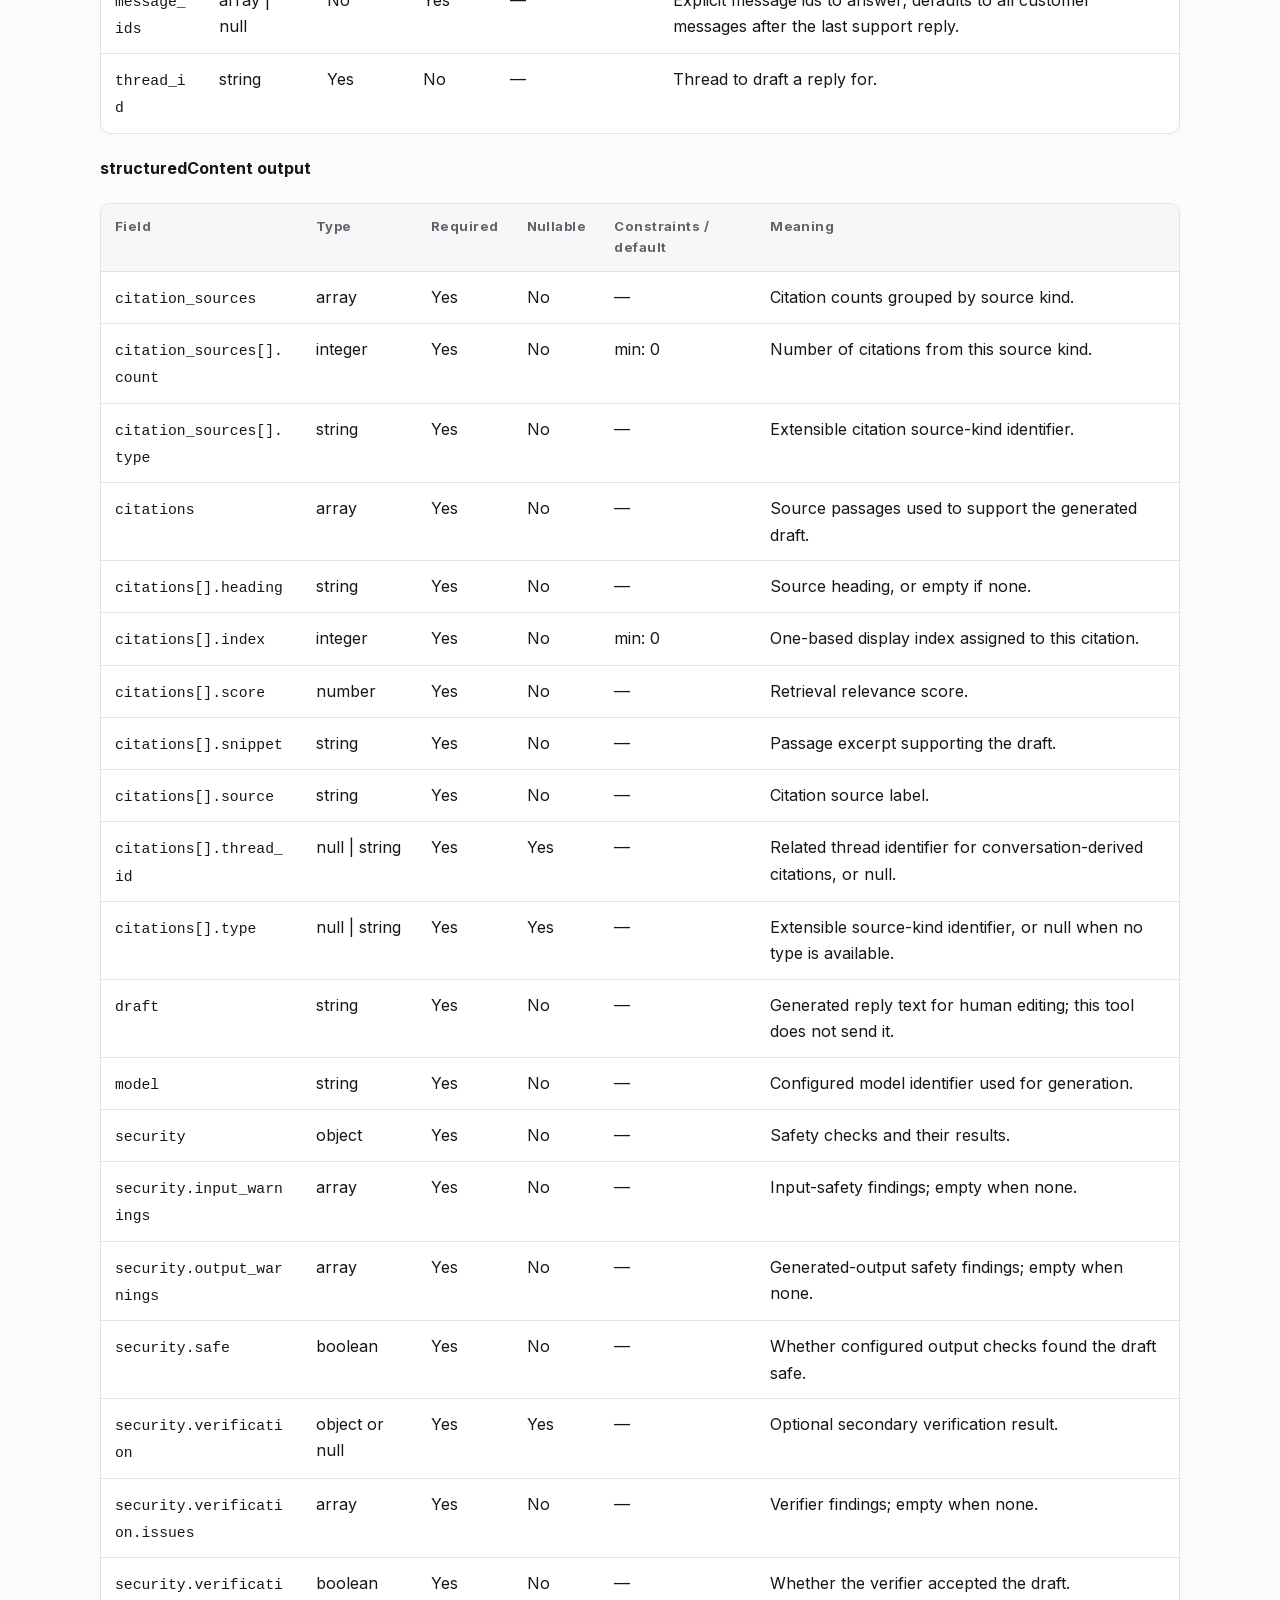
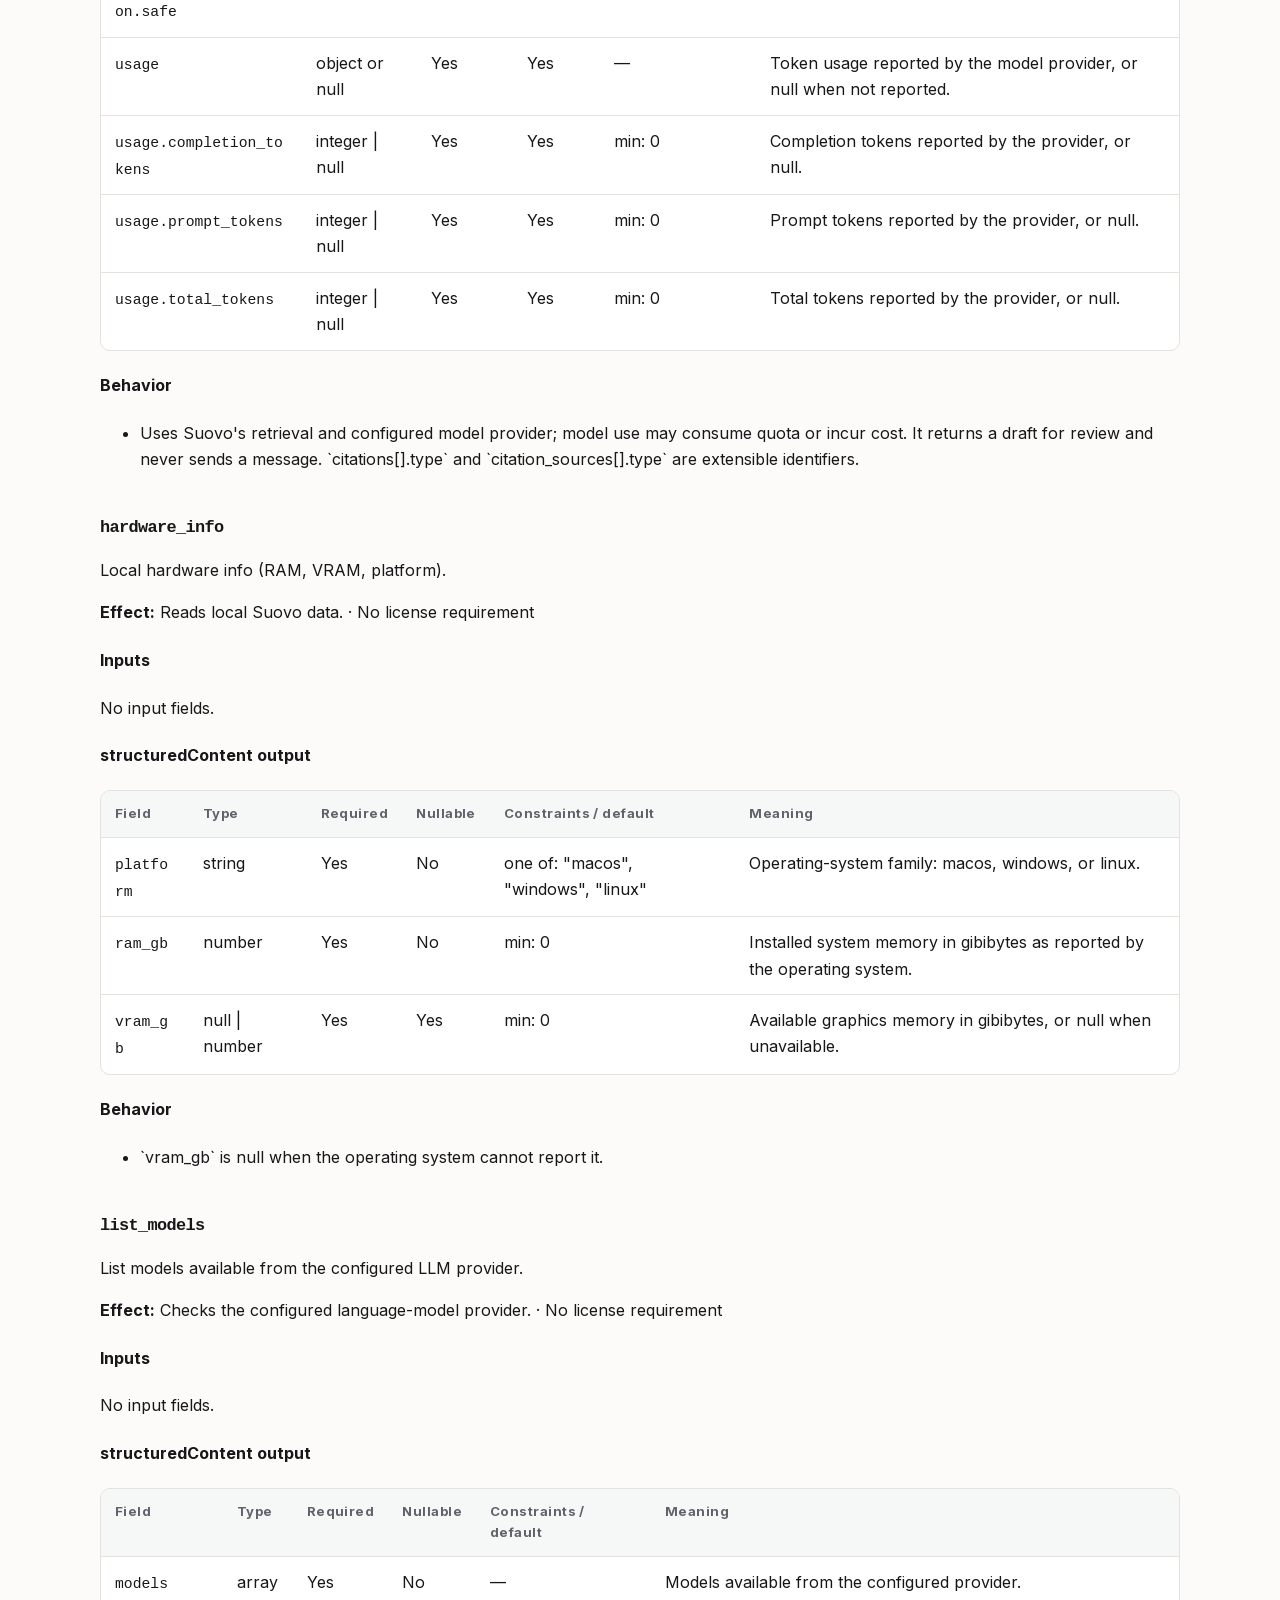
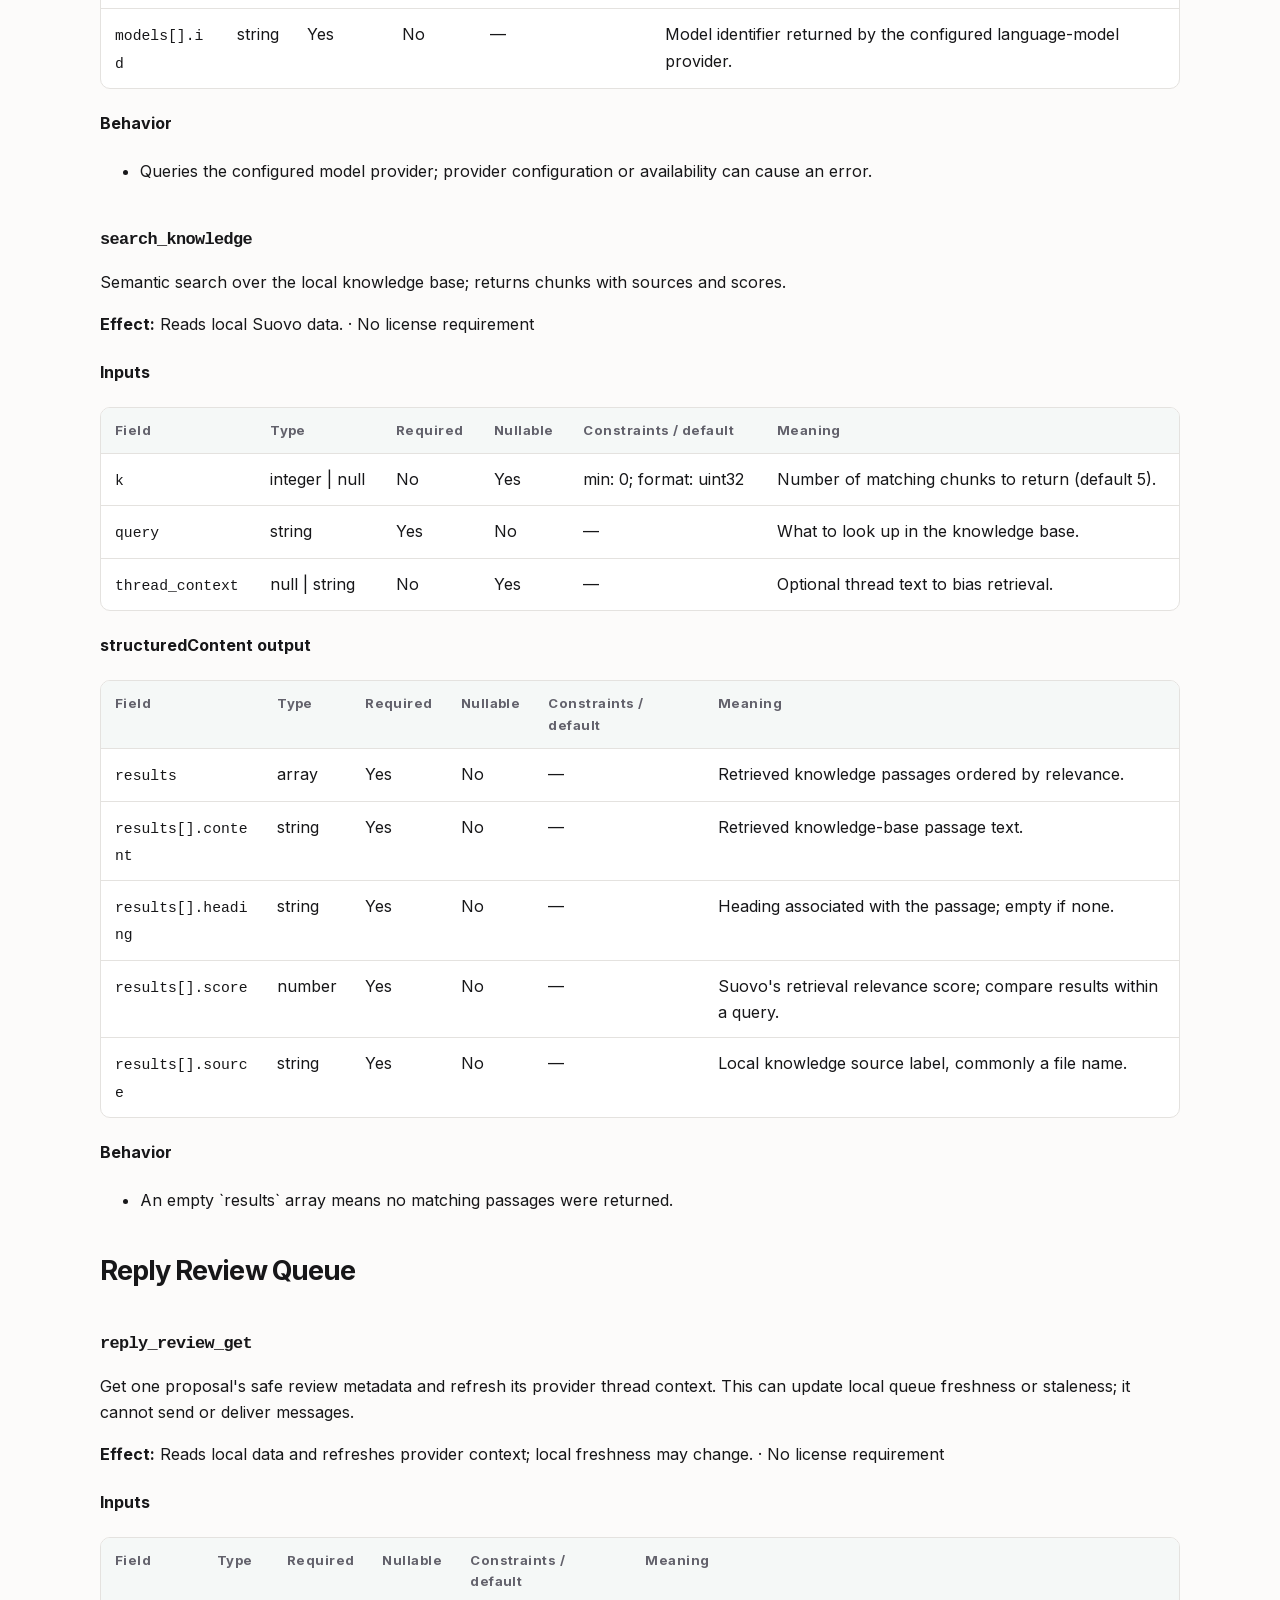
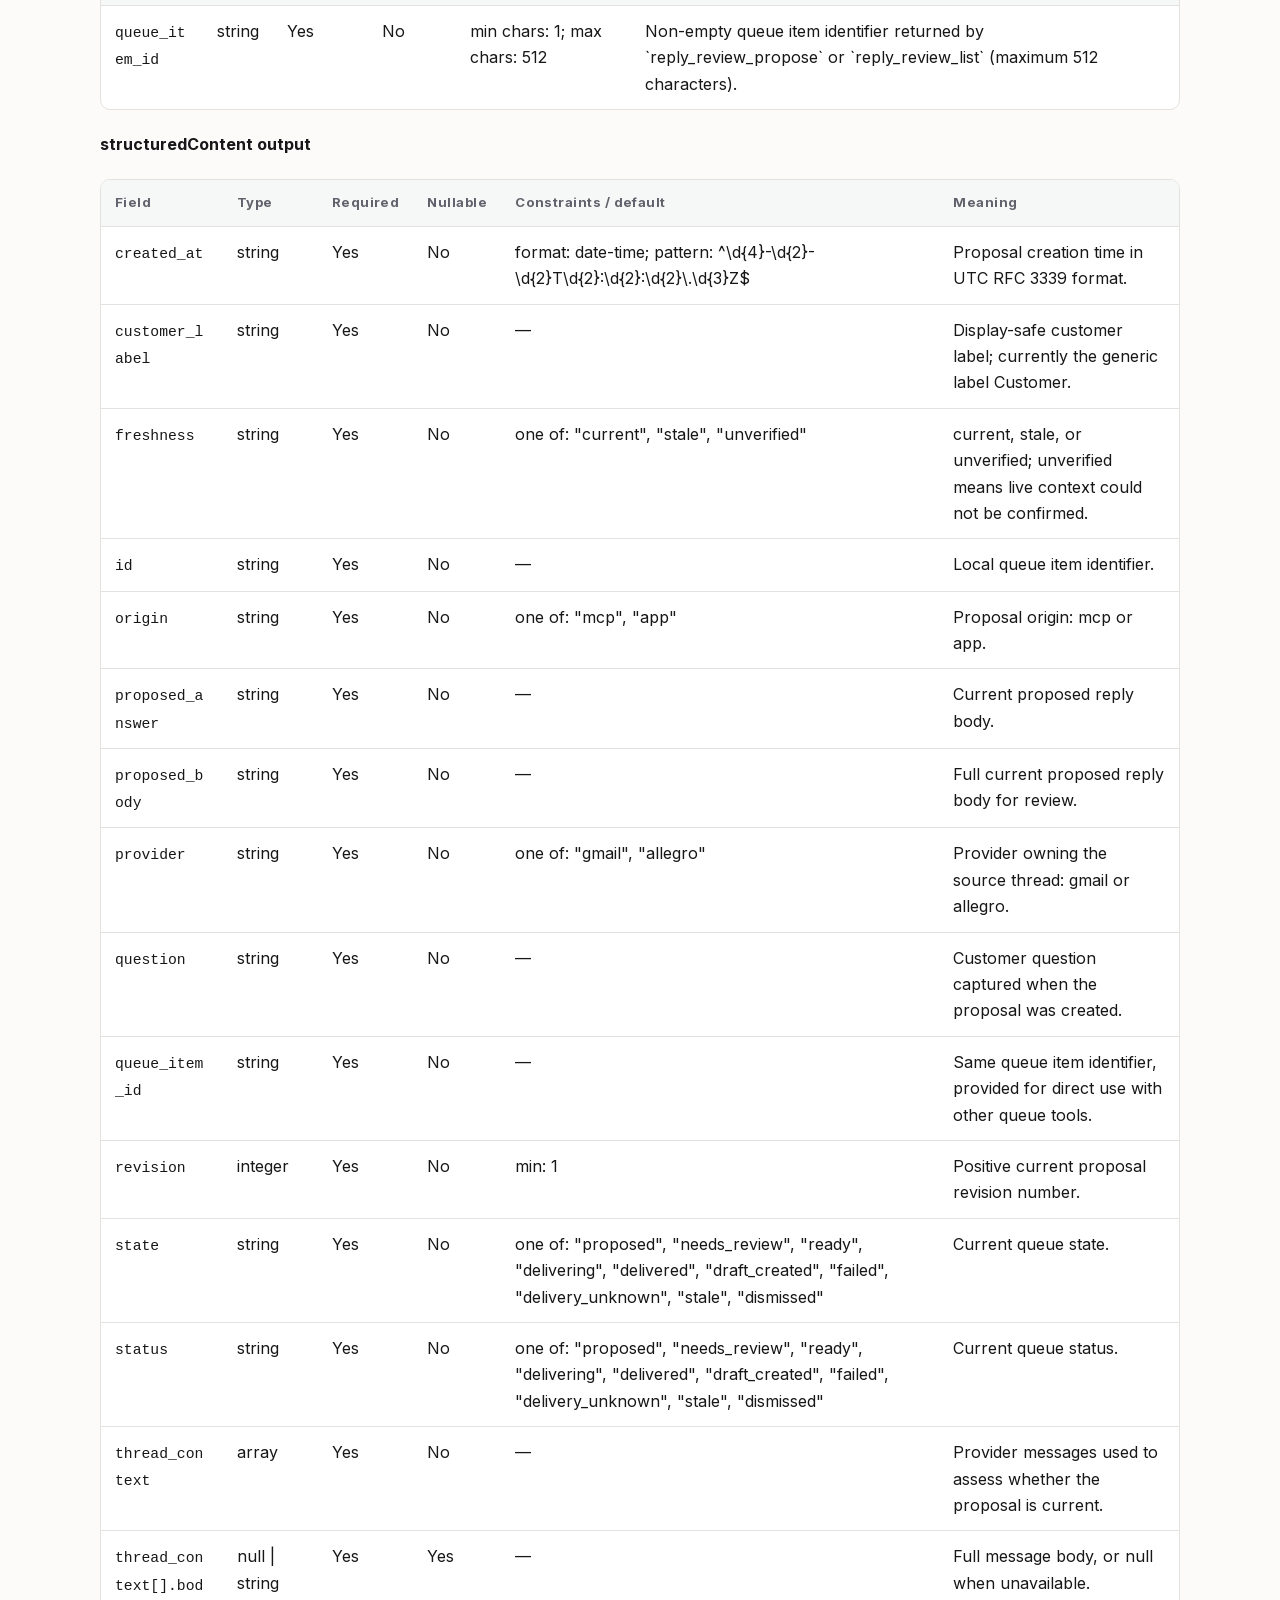
<file: site/tools.html>
<!doctype html>
<html lang="en"><head><meta charset="utf-8"><meta name="viewport" content="width=device-width, initial-scale=1"><meta name="description" content="Inputs, effects, and structured results for all Suovo-MCP tools."><title>Tool reference — Suovo-MCP</title><link rel="stylesheet" href="style.css"></head>
<body><header class="topbar"><div class="topbar-inner"><a class="brand" href="index.html"><span class="brand-mark"><img src="assets/suovo-icon-orange-128.png" width="29" height="29" alt=""></span>Suovo <span class="brand-suffix">/ MCP</span></a><nav aria-label="Main navigation"><a href="index.html">Overview</a><a href="connect.html">Connect</a><a aria-current="page" href="tools.html">Tools</a><a href="security.html">Security</a><a href="compatibility.html">Compatibility</a><a href="faq.html">FAQ</a></nav></div></header>
<header class="page-header"><div class="shell" style="padding-top:0;padding-bottom:0"><p class="eyebrow">Reference · Suovo-MCP</p><h1>Tools for support work</h1><p>Browse the tools available to your connected agent. Each reference lists accepted inputs, returned fields, and what Suovo does when the tool runs.</p></div></header><main class="shell"><div class="notice"><strong>No delivery tools are exposed.</strong> Reply Review tools create or revise local proposals for human review. They cannot authorize, send, or deliver replies.</div><section class="section"><h2>Threads and accounts</h2><article class="section tool-reference" id="get_thread" data-contract-tool="get_thread" data-description="Get one thread with all messages (cached-first)." data-input-fields="thread_id" data-required-input-fields="thread_id" data-output-fields="thread" data-required-output-fields="thread" data-side-effects="provider_read" data-license-required="false"><h3><code>get_thread</code></h3><p>Get one thread with all messages (cached-first).</p><p><strong>Effect:</strong> Reads local data and refreshes provider context; local freshness may change. <span class="muted">· No license requirement</span></p><h4>Inputs</h4><div class="table-wrap"><table><thead><tr><th>Field</th><th>Type</th><th>Required</th><th>Nullable</th><th>Constraints / default</th><th>Meaning</th></tr></thead><tbody><tr data-contract-field="input" data-field-path="thread_id"><td><code>thread_id</code></td><td>string</td><td>Yes</td><td>No</td><td>min chars: 1; max chars: 512</td><td>Non-empty thread identifier from `list_threads` or `search_threads` (maximum 512 characters).</td></tr></tbody></table></div><h4>structuredContent output</h4><div class="table-wrap"><table><thead><tr><th>Field</th><th>Type</th><th>Required</th><th>Nullable</th><th>Constraints / default</th><th>Meaning</th></tr></thead><tbody><tr data-contract-field="output" data-field-path="thread"><td><code>thread</code></td><td>object</td><td>Yes</td><td>No</td><td>—</td><td>Requested conversation and cache freshness information.</td></tr><tr data-contract-field="output" data-field-path="thread.account_id"><td><code>thread.account_id</code></td><td>null | string</td><td>Yes</td><td>Yes</td><td>—</td><td>Provider account identifier, or null when unavailable.</td></tr><tr data-contract-field="output" data-field-path="thread.from"><td><code>thread.from</code></td><td>string</td><td>Yes</td><td>No</td><td>—</td><td>Sender of the latest message; “unknown” when there are no messages.</td></tr><tr data-contract-field="output" data-field-path="thread.from_cache"><td><code>thread.from_cache</code></td><td>boolean</td><td>Yes</td><td>No</td><td>—</td><td>Whether messages were returned from Suovo&#x27;s local cache.</td></tr><tr data-contract-field="output" data-field-path="thread.id"><td><code>thread.id</code></td><td>string</td><td>Yes</td><td>No</td><td>—</td><td>Provider thread identifier used to retrieve the conversation.</td></tr><tr data-contract-field="output" data-field-path="thread.messages"><td><code>thread.messages</code></td><td>array</td><td>Yes</td><td>No</td><td>—</td><td>Messages in this conversation.</td></tr><tr data-contract-field="output" data-field-path="thread.messages[].body"><td><code>thread.messages[].body</code></td><td>null | string</td><td>Yes</td><td>Yes</td><td>—</td><td>Full message body when cached/fetched, or null when unavailable.</td></tr><tr data-contract-field="output" data-field-path="thread.messages[].date"><td><code>thread.messages[].date</code></td><td>null | string</td><td>Yes</td><td>Yes</td><td>format: date-time; pattern: ^\d{4}-\d{2}-\d{2}T\d{2}:\d{2}:\d{2}\.\d{3}Z$</td><td>Message timestamp normalized to UTC RFC 3339 milliseconds, or null.</td></tr><tr data-contract-field="output" data-field-path="thread.messages[].id"><td><code>thread.messages[].id</code></td><td>null | string</td><td>Yes</td><td>Yes</td><td>—</td><td>Provider message identifier, or null when unavailable.</td></tr><tr data-contract-field="output" data-field-path="thread.messages[].sender_is_support"><td><code>thread.messages[].sender_is_support</code></td><td>boolean | null</td><td>Yes</td><td>Yes</td><td>—</td><td>Whether Suovo identifies the sender as the support account, or null when unknown.</td></tr><tr data-contract-field="output" data-field-path="thread.messages[].snippet"><td><code>thread.messages[].snippet</code></td><td>null | string</td><td>Yes</td><td>Yes</td><td>—</td><td>Provider message preview, or null when unavailable.</td></tr><tr data-contract-field="output" data-field-path="thread.snippet"><td><code>thread.snippet</code></td><td>string</td><td>Yes</td><td>No</td><td>—</td><td>Preview of the latest message; empty when there are no messages.</td></tr><tr data-contract-field="output" data-field-path="thread.source"><td><code>thread.source</code></td><td>string</td><td>Yes</td><td>No</td><td>one of: &quot;gmail&quot;, &quot;allegro&quot;</td><td>Provider owning the thread: gmail or allegro.</td></tr><tr data-contract-field="output" data-field-path="thread.stale"><td><code>thread.stale</code></td><td>boolean</td><td>Yes</td><td>No</td><td>—</td><td>Whether the local messages may be stale.</td></tr><tr data-contract-field="output" data-field-path="thread.subject"><td><code>thread.subject</code></td><td>string</td><td>Yes</td><td>No</td><td>—</td><td>Thread subject; Suovo uses “(no subject)” if absent.</td></tr></tbody></table></div><h4>Behavior</h4><ul><li>Cache-first retrieval of a thread and its messages. `from_cache` and `stale` describe the returned data.</li></ul></article><article class="section tool-reference" id="get_thread_counts" data-contract-tool="get_thread_counts" data-description="Thread counts (total / visible)." data-input-fields="" data-required-input-fields="" data-output-fields="after_date,total,visible" data-required-output-fields="after_date,total,visible" data-side-effects="local_read" data-license-required="false"><h3><code>get_thread_counts</code></h3><p>Thread counts (total / visible).</p><p><strong>Effect:</strong> Reads local Suovo data. <span class="muted">· No license requirement</span></p><h4>Inputs</h4><p>No input fields.</p><h4>structuredContent output</h4><div class="table-wrap"><table><thead><tr><th>Field</th><th>Type</th><th>Required</th><th>Nullable</th><th>Constraints / default</th><th>Meaning</th></tr></thead><tbody><tr data-contract-field="output" data-field-path="after_date"><td><code>after_date</code></td><td>null | string</td><td>Yes</td><td>Yes</td><td>format: date-time; pattern: ^\d{4}-\d{2}-\d{2}T\d{2}:\d{2}:\d{2}\.\d{3}Z$</td><td>Configured start-date cutoff normalized to UTC RFC 3339 milliseconds, or null.</td></tr><tr data-contract-field="output" data-field-path="total"><td><code>total</code></td><td>integer</td><td>Yes</td><td>No</td><td>min: 0</td><td>Total cached thread count.</td></tr><tr data-contract-field="output" data-field-path="visible"><td><code>visible</code></td><td>integer</td><td>Yes</td><td>No</td><td>min: 0</td><td>Cached thread count within the configured email start-date window.</td></tr></tbody></table></div><h4>Behavior</h4><ul><li>`visible` counts cached threads within the configured date window; `total` counts all cached threads.</li></ul></article><article class="section tool-reference" id="list_accounts" data-contract-tool="list_accounts" data-description="Connected accounts: gmail auth status + marketplace (Allegro) accounts. Source of valid source/account_id values." data-input-fields="" data-required-input-fields="" data-output-fields="gmail,marketplace" data-required-output-fields="gmail,marketplace" data-side-effects="local_read" data-license-required="false"><h3><code>list_accounts</code></h3><p>Connected accounts: gmail auth status + marketplace (Allegro) accounts. Source of valid source/account_id values.</p><p><strong>Effect:</strong> Reads local Suovo data. <span class="muted">· No license requirement</span></p><h4>Inputs</h4><p>No input fields.</p><h4>structuredContent output</h4><div class="table-wrap"><table><thead><tr><th>Field</th><th>Type</th><th>Required</th><th>Nullable</th><th>Constraints / default</th><th>Meaning</th></tr></thead><tbody><tr data-contract-field="output" data-field-path="gmail"><td><code>gmail</code></td><td>object</td><td>Yes</td><td>No</td><td>—</td><td>Gmail link and authentication state.</td></tr><tr data-contract-field="output" data-field-path="gmail.authenticated"><td><code>gmail.authenticated</code></td><td>boolean</td><td>Yes</td><td>No</td><td>—</td><td>Whether Gmail authentication is currently valid.</td></tr><tr data-contract-field="output" data-field-path="gmail.cached_thread_count"><td><code>gmail.cached_thread_count</code></td><td>integer</td><td>Yes</td><td>No</td><td>min: 0</td><td>Number of Gmail threads currently cached.</td></tr><tr data-contract-field="output" data-field-path="gmail.linked"><td><code>gmail.linked</code></td><td>boolean</td><td>Yes</td><td>No</td><td>—</td><td>Whether a Gmail account is linked in Suovo.</td></tr><tr data-contract-field="output" data-field-path="marketplace"><td><code>marketplace</code></td><td>array</td><td>Yes</td><td>No</td><td>—</td><td>Connected marketplace accounts.</td></tr><tr data-contract-field="output" data-field-path="marketplace[].cached_thread_count"><td><code>marketplace[].cached_thread_count</code></td><td>integer</td><td>Yes</td><td>No</td><td>min: 0</td><td>Number of threads cached for this account.</td></tr><tr data-contract-field="output" data-field-path="marketplace[].display_name"><td><code>marketplace[].display_name</code></td><td>string</td><td>Yes</td><td>No</td><td>—</td><td>Account label shown by Suovo.</td></tr><tr data-contract-field="output" data-field-path="marketplace[].id"><td><code>marketplace[].id</code></td><td>string</td><td>Yes</td><td>No</td><td>—</td><td>Allegro account identifier used to filter or address that account.</td></tr><tr data-contract-field="output" data-field-path="marketplace[].is_active"><td><code>marketplace[].is_active</code></td><td>boolean</td><td>Yes</td><td>No</td><td>—</td><td>Whether Suovo has this account enabled.</td></tr><tr data-contract-field="output" data-field-path="marketplace[].provider"><td><code>marketplace[].provider</code></td><td>string</td><td>Yes</td><td>No</td><td>one of: &quot;allegro&quot;</td><td>Marketplace provider; currently allegro.</td></tr></tbody></table></div><h4>Behavior</h4><ul><li>Returns account identifiers and connection state used by source/account filters.</li></ul></article><article class="section tool-reference" id="list_threads" data-contract-tool="list_threads" data-description="List cached support threads (Gmail + Allegro), newest/most-urgent first. Filterable by needs_response/unread/processed/source/account." data-input-fields="account_id,limit,needs_response,offset,processed,source,unread" data-required-input-fields="" data-output-fields="after_date,count,from_cache,threads" data-required-output-fields="after_date,count,from_cache,threads" data-side-effects="local_read" data-license-required="false"><h3><code>list_threads</code></h3><p>List cached support threads (Gmail + Allegro), newest/most-urgent first. Filterable by needs_response/unread/processed/source/account.</p><p><strong>Effect:</strong> Reads local Suovo data. <span class="muted">· No license requirement</span></p><h4>Inputs</h4><div class="table-wrap"><table><thead><tr><th>Field</th><th>Type</th><th>Required</th><th>Nullable</th><th>Constraints / default</th><th>Meaning</th></tr></thead><tbody><tr data-contract-field="input" data-field-path="account_id"><td><code>account_id</code></td><td>null | string</td><td>No</td><td>Yes</td><td>—</td><td>Filter by account identifier returned by `list_accounts`.</td></tr><tr data-contract-field="input" data-field-path="limit"><td><code>limit</code></td><td>integer | null</td><td>No</td><td>Yes</td><td>min: 0; format: uint32</td><td>Max threads to return (default 50).</td></tr><tr data-contract-field="input" data-field-path="needs_response"><td><code>needs_response</code></td><td>boolean | null</td><td>No</td><td>Yes</td><td>—</td><td>If set, include only threads that still need a support response when true.</td></tr><tr data-contract-field="input" data-field-path="offset"><td><code>offset</code></td><td>integer | null</td><td>No</td><td>Yes</td><td>min: 0; format: uint32</td><td>Pagination offset (default 0).</td></tr><tr data-contract-field="input" data-field-path="processed"><td><code>processed</code></td><td>boolean | null</td><td>No</td><td>Yes</td><td>—</td><td>If set, include only threads marked processed when true or unprocessed when false.</td></tr><tr data-contract-field="input" data-field-path="source"><td><code>source</code></td><td>string or null</td><td>No</td><td>Yes</td><td>—</td><td>Filter by provider. Values are `gmail` or `allegro`.</td></tr><tr data-contract-field="input" data-field-path="unread"><td><code>unread</code></td><td>boolean | null</td><td>No</td><td>Yes</td><td>—</td><td>If set, include only unread threads when true or read threads when false.</td></tr></tbody></table></div><h4>structuredContent output</h4><div class="table-wrap"><table><thead><tr><th>Field</th><th>Type</th><th>Required</th><th>Nullable</th><th>Constraints / default</th><th>Meaning</th></tr></thead><tbody><tr data-contract-field="output" data-field-path="after_date"><td><code>after_date</code></td><td>null | string</td><td>Yes</td><td>Yes</td><td>format: date-time; pattern: ^\d{4}-\d{2}-\d{2}T\d{2}:\d{2}:\d{2}\.\d{3}Z$</td><td>RFC 3339 cutoff from the configured email start date; null if unavailable.</td></tr><tr data-contract-field="output" data-field-path="count"><td><code>count</code></td><td>integer</td><td>Yes</td><td>No</td><td>min: 0</td><td>Number of thread summaries in this returned page, not the total matching count.</td></tr><tr data-contract-field="output" data-field-path="from_cache"><td><code>from_cache</code></td><td>boolean | null</td><td>Yes</td><td>Yes</td><td>—</td><td>Whether the page was read from Suovo&#x27;s local cache; this tool returns true.</td></tr><tr data-contract-field="output" data-field-path="threads"><td><code>threads</code></td><td>array</td><td>Yes</td><td>No</td><td>—</td><td>Page of matching cached thread summaries.</td></tr><tr data-contract-field="output" data-field-path="threads[].account_id"><td><code>threads[].account_id</code></td><td>null | string</td><td>Yes</td><td>Yes</td><td>—</td><td>Provider account identifier, or null when unavailable.</td></tr><tr data-contract-field="output" data-field-path="threads[].from"><td><code>threads[].from</code></td><td>null | string</td><td>Yes</td><td>Yes</td><td>—</td><td>Sender address or display text, or null when unavailable.</td></tr><tr data-contract-field="output" data-field-path="threads[].has_draft_reply"><td><code>threads[].has_draft_reply</code></td><td>boolean | null</td><td>Yes</td><td>Yes</td><td>—</td><td>Whether Suovo has a saved draft reply, or null when unknown.</td></tr><tr data-contract-field="output" data-field-path="threads[].history_id"><td><code>threads[].history_id</code></td><td>null | string</td><td>Yes</td><td>Yes</td><td>—</td><td>Gmail history identifier when available; null for providers without one.</td></tr><tr data-contract-field="output" data-field-path="threads[].id"><td><code>threads[].id</code></td><td>string</td><td>Yes</td><td>No</td><td>—</td><td>Provider thread identifier, accepted by get_thread and drafting/proposal tools.</td></tr><tr data-contract-field="output" data-field-path="threads[].internal_date"><td><code>threads[].internal_date</code></td><td>null | string</td><td>Yes</td><td>Yes</td><td>format: date-time; pattern: ^\d{4}-\d{2}-\d{2}T\d{2}:\d{2}:\d{2}\.\d{3}Z$</td><td>Latest cached message time normalized to UTC RFC 3339 milliseconds, or null.</td></tr><tr data-contract-field="output" data-field-path="threads[].is_unread"><td><code>threads[].is_unread</code></td><td>boolean | null</td><td>Yes</td><td>Yes</td><td>—</td><td>Whether the thread is currently marked unread, or null when unknown.</td></tr><tr data-contract-field="output" data-field-path="threads[].needs_response"><td><code>threads[].needs_response</code></td><td>boolean | null</td><td>Yes</td><td>Yes</td><td>—</td><td>Whether Suovo marks the thread as needing a support response, or null when unknown.</td></tr><tr data-contract-field="output" data-field-path="threads[].snippet"><td><code>threads[].snippet</code></td><td>null | string</td><td>Yes</td><td>Yes</td><td>—</td><td>Cached message preview, or null when unavailable.</td></tr><tr data-contract-field="output" data-field-path="threads[].source"><td><code>threads[].source</code></td><td>null | string</td><td>Yes</td><td>Yes</td><td>one of: &quot;gmail&quot;, &quot;allegro&quot;, null</td><td>Provider owning the thread: gmail or allegro, or null when unknown.</td></tr><tr data-contract-field="output" data-field-path="threads[].subject"><td><code>threads[].subject</code></td><td>null | string</td><td>Yes</td><td>Yes</td><td>—</td><td>Thread subject, or null when unavailable.</td></tr></tbody></table></div><h4>Behavior</h4><ul><li>Returns offset-paginated cached results. `count` is this page&#x27;s length, not the total. An empty page ends iteration. Cache changes during paging can shift later pages. Defaults: limit 50, offset 0.</li></ul></article><article class="section tool-reference" id="search_threads" data-contract-tool="search_threads" data-description="Search threads by subject, sender or snippet; same filters as list_threads." data-input-fields="account_id,limit,needs_response,offset,processed,query,source,unread" data-required-input-fields="query" data-output-fields="after_date,count,from_cache,threads" data-required-output-fields="after_date,count,from_cache,threads" data-side-effects="local_read" data-license-required="false"><h3><code>search_threads</code></h3><p>Search threads by subject, sender or snippet; same filters as list_threads.</p><p><strong>Effect:</strong> Reads local Suovo data. <span class="muted">· No license requirement</span></p><h4>Inputs</h4><div class="table-wrap"><table><thead><tr><th>Field</th><th>Type</th><th>Required</th><th>Nullable</th><th>Constraints / default</th><th>Meaning</th></tr></thead><tbody><tr data-contract-field="input" data-field-path="account_id"><td><code>account_id</code></td><td>null | string</td><td>No</td><td>Yes</td><td>—</td><td>Filter by account identifier returned by `list_accounts`.</td></tr><tr data-contract-field="input" data-field-path="limit"><td><code>limit</code></td><td>integer | null</td><td>No</td><td>Yes</td><td>min: 0; format: uint32</td><td>Maximum number of matching threads to return (default 50).</td></tr><tr data-contract-field="input" data-field-path="needs_response"><td><code>needs_response</code></td><td>boolean | null</td><td>No</td><td>Yes</td><td>—</td><td>If set, include only threads that still need a support response when true.</td></tr><tr data-contract-field="input" data-field-path="offset"><td><code>offset</code></td><td>integer | null</td><td>No</td><td>Yes</td><td>min: 0; format: uint32</td><td>Number of matching threads to skip (default 0).</td></tr><tr data-contract-field="input" data-field-path="processed"><td><code>processed</code></td><td>boolean | null</td><td>No</td><td>Yes</td><td>—</td><td>If set, include only threads marked processed when true or unprocessed when false.</td></tr><tr data-contract-field="input" data-field-path="query"><td><code>query</code></td><td>string</td><td>Yes</td><td>No</td><td>—</td><td>Search string matched literally against cached subject, sender, and snippet fields.</td></tr><tr data-contract-field="input" data-field-path="source"><td><code>source</code></td><td>string or null</td><td>No</td><td>Yes</td><td>—</td><td>Filter by provider. Values are `gmail` or `allegro`.</td></tr><tr data-contract-field="input" data-field-path="unread"><td><code>unread</code></td><td>boolean | null</td><td>No</td><td>Yes</td><td>—</td><td>If set, include only unread threads when true or read threads when false.</td></tr></tbody></table></div><h4>structuredContent output</h4><div class="table-wrap"><table><thead><tr><th>Field</th><th>Type</th><th>Required</th><th>Nullable</th><th>Constraints / default</th><th>Meaning</th></tr></thead><tbody><tr data-contract-field="output" data-field-path="after_date"><td><code>after_date</code></td><td>null | string</td><td>Yes</td><td>Yes</td><td>format: date-time; pattern: ^\d{4}-\d{2}-\d{2}T\d{2}:\d{2}:\d{2}\.\d{3}Z$</td><td>RFC 3339 cutoff from the configured email start date; null if unavailable.</td></tr><tr data-contract-field="output" data-field-path="count"><td><code>count</code></td><td>integer</td><td>Yes</td><td>No</td><td>min: 0</td><td>Number of matching thread summaries in this returned page, not the total matching count.</td></tr><tr data-contract-field="output" data-field-path="from_cache"><td><code>from_cache</code></td><td>boolean | null</td><td>Yes</td><td>Yes</td><td>—</td><td>Whether cache status is known; null when the search result does not report it.</td></tr><tr data-contract-field="output" data-field-path="threads"><td><code>threads</code></td><td>array</td><td>Yes</td><td>No</td><td>—</td><td>Page of thread summaries matching the query and filters.</td></tr><tr data-contract-field="output" data-field-path="threads[].account_id"><td><code>threads[].account_id</code></td><td>null | string</td><td>Yes</td><td>Yes</td><td>—</td><td>Provider account identifier, or null when unavailable.</td></tr><tr data-contract-field="output" data-field-path="threads[].from"><td><code>threads[].from</code></td><td>null | string</td><td>Yes</td><td>Yes</td><td>—</td><td>Sender address or display text, or null when unavailable.</td></tr><tr data-contract-field="output" data-field-path="threads[].has_draft_reply"><td><code>threads[].has_draft_reply</code></td><td>boolean | null</td><td>Yes</td><td>Yes</td><td>—</td><td>Whether Suovo has a saved draft reply, or null when unknown.</td></tr><tr data-contract-field="output" data-field-path="threads[].history_id"><td><code>threads[].history_id</code></td><td>null | string</td><td>Yes</td><td>Yes</td><td>—</td><td>Gmail history identifier when available; null for providers without one.</td></tr><tr data-contract-field="output" data-field-path="threads[].id"><td><code>threads[].id</code></td><td>string</td><td>Yes</td><td>No</td><td>—</td><td>Provider thread identifier, accepted by get_thread and drafting/proposal tools.</td></tr><tr data-contract-field="output" data-field-path="threads[].internal_date"><td><code>threads[].internal_date</code></td><td>null | string</td><td>Yes</td><td>Yes</td><td>format: date-time; pattern: ^\d{4}-\d{2}-\d{2}T\d{2}:\d{2}:\d{2}\.\d{3}Z$</td><td>Latest cached message time normalized to UTC RFC 3339 milliseconds, or null.</td></tr><tr data-contract-field="output" data-field-path="threads[].is_unread"><td><code>threads[].is_unread</code></td><td>boolean | null</td><td>Yes</td><td>Yes</td><td>—</td><td>Whether the thread is currently marked unread, or null when unknown.</td></tr><tr data-contract-field="output" data-field-path="threads[].needs_response"><td><code>threads[].needs_response</code></td><td>boolean | null</td><td>Yes</td><td>Yes</td><td>—</td><td>Whether Suovo marks the thread as needing a support response, or null when unknown.</td></tr><tr data-contract-field="output" data-field-path="threads[].snippet"><td><code>threads[].snippet</code></td><td>null | string</td><td>Yes</td><td>Yes</td><td>—</td><td>Cached message preview, or null when unavailable.</td></tr><tr data-contract-field="output" data-field-path="threads[].source"><td><code>threads[].source</code></td><td>null | string</td><td>Yes</td><td>Yes</td><td>one of: &quot;gmail&quot;, &quot;allegro&quot;, null</td><td>Provider owning the thread: gmail or allegro, or null when unknown.</td></tr><tr data-contract-field="output" data-field-path="threads[].subject"><td><code>threads[].subject</code></td><td>null | string</td><td>Yes</td><td>Yes</td><td>—</td><td>Thread subject, or null when unavailable.</td></tr></tbody></table></div><h4>Behavior</h4><ul><li>Searches cached subject, sender, and snippet fields and returns offset-paginated results. `count` is this page&#x27;s length, not the total. An empty page ends iteration; cache changes can shift later pages. Defaults: limit 50, offset 0.</li></ul></article></section><section class="section"><h2>Knowledge and drafting</h2><article class="section tool-reference" id="generate_draft" data-contract-tool="generate_draft" data-description="Generate a citation-backed draft reply for a thread using the app&#x27;s RAG + LLM. No side effects — nothing is sent. Requires a licensed tier." data-input-fields="k,message_ids,thread_id" data-required-input-fields="thread_id" data-output-fields="citation_sources,citations,draft,model,security,usage" data-required-output-fields="citation_sources,citations,draft,model,security,usage" data-side-effects="draft_generation_only" data-license-required="true"><h3><code>generate_draft</code></h3><p>Generate a citation-backed draft reply for a thread using the app&#x27;s RAG + LLM. No side effects — nothing is sent. Requires a licensed tier.</p><p><strong>Effect:</strong> Runs retrieval and model generation; it does not send a message. <span class="muted">· Licensed tier required</span></p><h4>Inputs</h4><div class="table-wrap"><table><thead><tr><th>Field</th><th>Type</th><th>Required</th><th>Nullable</th><th>Constraints / default</th><th>Meaning</th></tr></thead><tbody><tr data-contract-field="input" data-field-path="k"><td><code>k</code></td><td>integer | null</td><td>No</td><td>Yes</td><td>min: 0; format: uint32</td><td>Number of knowledge chunks considered (default 5).</td></tr><tr data-contract-field="input" data-field-path="message_ids"><td><code>message_ids</code></td><td>array | null</td><td>No</td><td>Yes</td><td>—</td><td>Explicit message ids to answer; defaults to all customer messages
after the last support reply.</td></tr><tr data-contract-field="input" data-field-path="thread_id"><td><code>thread_id</code></td><td>string</td><td>Yes</td><td>No</td><td>—</td><td>Thread to draft a reply for.</td></tr></tbody></table></div><h4>structuredContent output</h4><div class="table-wrap"><table><thead><tr><th>Field</th><th>Type</th><th>Required</th><th>Nullable</th><th>Constraints / default</th><th>Meaning</th></tr></thead><tbody><tr data-contract-field="output" data-field-path="citation_sources"><td><code>citation_sources</code></td><td>array</td><td>Yes</td><td>No</td><td>—</td><td>Citation counts grouped by source kind.</td></tr><tr data-contract-field="output" data-field-path="citation_sources[].count"><td><code>citation_sources[].count</code></td><td>integer</td><td>Yes</td><td>No</td><td>min: 0</td><td>Number of citations from this source kind.</td></tr><tr data-contract-field="output" data-field-path="citation_sources[].type"><td><code>citation_sources[].type</code></td><td>string</td><td>Yes</td><td>No</td><td>—</td><td>Extensible citation source-kind identifier.</td></tr><tr data-contract-field="output" data-field-path="citations"><td><code>citations</code></td><td>array</td><td>Yes</td><td>No</td><td>—</td><td>Source passages used to support the generated draft.</td></tr><tr data-contract-field="output" data-field-path="citations[].heading"><td><code>citations[].heading</code></td><td>string</td><td>Yes</td><td>No</td><td>—</td><td>Source heading, or empty if none.</td></tr><tr data-contract-field="output" data-field-path="citations[].index"><td><code>citations[].index</code></td><td>integer</td><td>Yes</td><td>No</td><td>min: 0</td><td>One-based display index assigned to this citation.</td></tr><tr data-contract-field="output" data-field-path="citations[].score"><td><code>citations[].score</code></td><td>number</td><td>Yes</td><td>No</td><td>—</td><td>Retrieval relevance score.</td></tr><tr data-contract-field="output" data-field-path="citations[].snippet"><td><code>citations[].snippet</code></td><td>string</td><td>Yes</td><td>No</td><td>—</td><td>Passage excerpt supporting the draft.</td></tr><tr data-contract-field="output" data-field-path="citations[].source"><td><code>citations[].source</code></td><td>string</td><td>Yes</td><td>No</td><td>—</td><td>Citation source label.</td></tr><tr data-contract-field="output" data-field-path="citations[].thread_id"><td><code>citations[].thread_id</code></td><td>null | string</td><td>Yes</td><td>Yes</td><td>—</td><td>Related thread identifier for conversation-derived citations, or null.</td></tr><tr data-contract-field="output" data-field-path="citations[].type"><td><code>citations[].type</code></td><td>null | string</td><td>Yes</td><td>Yes</td><td>—</td><td>Extensible source-kind identifier, or null when no type is available.</td></tr><tr data-contract-field="output" data-field-path="draft"><td><code>draft</code></td><td>string</td><td>Yes</td><td>No</td><td>—</td><td>Generated reply text for human editing; this tool does not send it.</td></tr><tr data-contract-field="output" data-field-path="model"><td><code>model</code></td><td>string</td><td>Yes</td><td>No</td><td>—</td><td>Configured model identifier used for generation.</td></tr><tr data-contract-field="output" data-field-path="security"><td><code>security</code></td><td>object</td><td>Yes</td><td>No</td><td>—</td><td>Safety checks and their results.</td></tr><tr data-contract-field="output" data-field-path="security.input_warnings"><td><code>security.input_warnings</code></td><td>array</td><td>Yes</td><td>No</td><td>—</td><td>Input-safety findings; empty when none.</td></tr><tr data-contract-field="output" data-field-path="security.output_warnings"><td><code>security.output_warnings</code></td><td>array</td><td>Yes</td><td>No</td><td>—</td><td>Generated-output safety findings; empty when none.</td></tr><tr data-contract-field="output" data-field-path="security.safe"><td><code>security.safe</code></td><td>boolean</td><td>Yes</td><td>No</td><td>—</td><td>Whether configured output checks found the draft safe.</td></tr><tr data-contract-field="output" data-field-path="security.verification"><td><code>security.verification</code></td><td>object or null</td><td>Yes</td><td>Yes</td><td>—</td><td>Optional secondary verification result.</td></tr><tr data-contract-field="output" data-field-path="security.verification.issues"><td><code>security.verification.issues</code></td><td>array</td><td>Yes</td><td>No</td><td>—</td><td>Verifier findings; empty when none.</td></tr><tr data-contract-field="output" data-field-path="security.verification.safe"><td><code>security.verification.safe</code></td><td>boolean</td><td>Yes</td><td>No</td><td>—</td><td>Whether the verifier accepted the draft.</td></tr><tr data-contract-field="output" data-field-path="usage"><td><code>usage</code></td><td>object or null</td><td>Yes</td><td>Yes</td><td>—</td><td>Token usage reported by the model provider, or null when not reported.</td></tr><tr data-contract-field="output" data-field-path="usage.completion_tokens"><td><code>usage.completion_tokens</code></td><td>integer | null</td><td>Yes</td><td>Yes</td><td>min: 0</td><td>Completion tokens reported by the provider, or null.</td></tr><tr data-contract-field="output" data-field-path="usage.prompt_tokens"><td><code>usage.prompt_tokens</code></td><td>integer | null</td><td>Yes</td><td>Yes</td><td>min: 0</td><td>Prompt tokens reported by the provider, or null.</td></tr><tr data-contract-field="output" data-field-path="usage.total_tokens"><td><code>usage.total_tokens</code></td><td>integer | null</td><td>Yes</td><td>Yes</td><td>min: 0</td><td>Total tokens reported by the provider, or null.</td></tr></tbody></table></div><h4>Behavior</h4><ul><li>Uses Suovo&#x27;s retrieval and configured model provider; model use may consume quota or incur cost. It returns a draft for review and never sends a message. `citations[].type` and `citation_sources[].type` are extensible identifiers.</li></ul></article><article class="section tool-reference" id="hardware_info" data-contract-tool="hardware_info" data-description="Local hardware info (RAM, VRAM, platform)." data-input-fields="" data-required-input-fields="" data-output-fields="platform,ram_gb,vram_gb" data-required-output-fields="platform,ram_gb,vram_gb" data-side-effects="local_read" data-license-required="false"><h3><code>hardware_info</code></h3><p>Local hardware info (RAM, VRAM, platform).</p><p><strong>Effect:</strong> Reads local Suovo data. <span class="muted">· No license requirement</span></p><h4>Inputs</h4><p>No input fields.</p><h4>structuredContent output</h4><div class="table-wrap"><table><thead><tr><th>Field</th><th>Type</th><th>Required</th><th>Nullable</th><th>Constraints / default</th><th>Meaning</th></tr></thead><tbody><tr data-contract-field="output" data-field-path="platform"><td><code>platform</code></td><td>string</td><td>Yes</td><td>No</td><td>one of: &quot;macos&quot;, &quot;windows&quot;, &quot;linux&quot;</td><td>Operating-system family: macos, windows, or linux.</td></tr><tr data-contract-field="output" data-field-path="ram_gb"><td><code>ram_gb</code></td><td>number</td><td>Yes</td><td>No</td><td>min: 0</td><td>Installed system memory in gibibytes as reported by the operating system.</td></tr><tr data-contract-field="output" data-field-path="vram_gb"><td><code>vram_gb</code></td><td>null | number</td><td>Yes</td><td>Yes</td><td>min: 0</td><td>Available graphics memory in gibibytes, or null when unavailable.</td></tr></tbody></table></div><h4>Behavior</h4><ul><li>`vram_gb` is null when the operating system cannot report it.</li></ul></article><article class="section tool-reference" id="list_models" data-contract-tool="list_models" data-description="List models available from the configured LLM provider." data-input-fields="" data-required-input-fields="" data-output-fields="models" data-required-output-fields="models" data-side-effects="provider_model_lookup" data-license-required="false"><h3><code>list_models</code></h3><p>List models available from the configured LLM provider.</p><p><strong>Effect:</strong> Checks the configured language-model provider. <span class="muted">· No license requirement</span></p><h4>Inputs</h4><p>No input fields.</p><h4>structuredContent output</h4><div class="table-wrap"><table><thead><tr><th>Field</th><th>Type</th><th>Required</th><th>Nullable</th><th>Constraints / default</th><th>Meaning</th></tr></thead><tbody><tr data-contract-field="output" data-field-path="models"><td><code>models</code></td><td>array</td><td>Yes</td><td>No</td><td>—</td><td>Models available from the configured provider.</td></tr><tr data-contract-field="output" data-field-path="models[].id"><td><code>models[].id</code></td><td>string</td><td>Yes</td><td>No</td><td>—</td><td>Model identifier returned by the configured language-model provider.</td></tr></tbody></table></div><h4>Behavior</h4><ul><li>Queries the configured model provider; provider configuration or availability can cause an error.</li></ul></article><article class="section tool-reference" id="search_knowledge" data-contract-tool="search_knowledge" data-description="Semantic search over the local knowledge base; returns chunks with sources and scores." data-input-fields="k,query,thread_context" data-required-input-fields="query" data-output-fields="results" data-required-output-fields="results" data-side-effects="local_read" data-license-required="false"><h3><code>search_knowledge</code></h3><p>Semantic search over the local knowledge base; returns chunks with sources and scores.</p><p><strong>Effect:</strong> Reads local Suovo data. <span class="muted">· No license requirement</span></p><h4>Inputs</h4><div class="table-wrap"><table><thead><tr><th>Field</th><th>Type</th><th>Required</th><th>Nullable</th><th>Constraints / default</th><th>Meaning</th></tr></thead><tbody><tr data-contract-field="input" data-field-path="k"><td><code>k</code></td><td>integer | null</td><td>No</td><td>Yes</td><td>min: 0; format: uint32</td><td>Number of matching chunks to return (default 5).</td></tr><tr data-contract-field="input" data-field-path="query"><td><code>query</code></td><td>string</td><td>Yes</td><td>No</td><td>—</td><td>What to look up in the knowledge base.</td></tr><tr data-contract-field="input" data-field-path="thread_context"><td><code>thread_context</code></td><td>null | string</td><td>No</td><td>Yes</td><td>—</td><td>Optional thread text to bias retrieval.</td></tr></tbody></table></div><h4>structuredContent output</h4><div class="table-wrap"><table><thead><tr><th>Field</th><th>Type</th><th>Required</th><th>Nullable</th><th>Constraints / default</th><th>Meaning</th></tr></thead><tbody><tr data-contract-field="output" data-field-path="results"><td><code>results</code></td><td>array</td><td>Yes</td><td>No</td><td>—</td><td>Retrieved knowledge passages ordered by relevance.</td></tr><tr data-contract-field="output" data-field-path="results[].content"><td><code>results[].content</code></td><td>string</td><td>Yes</td><td>No</td><td>—</td><td>Retrieved knowledge-base passage text.</td></tr><tr data-contract-field="output" data-field-path="results[].heading"><td><code>results[].heading</code></td><td>string</td><td>Yes</td><td>No</td><td>—</td><td>Heading associated with the passage; empty if none.</td></tr><tr data-contract-field="output" data-field-path="results[].score"><td><code>results[].score</code></td><td>number</td><td>Yes</td><td>No</td><td>—</td><td>Suovo&#x27;s retrieval relevance score; compare results within a query.</td></tr><tr data-contract-field="output" data-field-path="results[].source"><td><code>results[].source</code></td><td>string</td><td>Yes</td><td>No</td><td>—</td><td>Local knowledge source label, commonly a file name.</td></tr></tbody></table></div><h4>Behavior</h4><ul><li>An empty `results` array means no matching passages were returned.</li></ul></article></section><section class="section"><h2>Reply Review Queue</h2><article class="section tool-reference" id="reply_review_get" data-contract-tool="reply_review_get" data-description="Get one proposal&#x27;s safe review metadata and refresh its provider thread context. This can update local queue freshness or staleness; it cannot send or deliver messages." data-input-fields="queue_item_id" data-required-input-fields="queue_item_id" data-output-fields="created_at,customer_label,freshness,id,origin,proposed_answer,proposed_body,provider,question,queue_item_id,revision,state,status,thread_context,thread_id" data-required-output-fields="created_at,customer_label,freshness,id,origin,proposed_answer,proposed_body,provider,question,queue_item_id,revision,state,status,thread_context,thread_id" data-side-effects="provider_read" data-license-required="false"><h3><code>reply_review_get</code></h3><p>Get one proposal&#x27;s safe review metadata and refresh its provider thread context. This can update local queue freshness or staleness; it cannot send or deliver messages.</p><p><strong>Effect:</strong> Reads local data and refreshes provider context; local freshness may change. <span class="muted">· No license requirement</span></p><h4>Inputs</h4><div class="table-wrap"><table><thead><tr><th>Field</th><th>Type</th><th>Required</th><th>Nullable</th><th>Constraints / default</th><th>Meaning</th></tr></thead><tbody><tr data-contract-field="input" data-field-path="queue_item_id"><td><code>queue_item_id</code></td><td>string</td><td>Yes</td><td>No</td><td>min chars: 1; max chars: 512</td><td>Non-empty queue item identifier returned by `reply_review_propose` or `reply_review_list` (maximum 512 characters).</td></tr></tbody></table></div><h4>structuredContent output</h4><div class="table-wrap"><table><thead><tr><th>Field</th><th>Type</th><th>Required</th><th>Nullable</th><th>Constraints / default</th><th>Meaning</th></tr></thead><tbody><tr data-contract-field="output" data-field-path="created_at"><td><code>created_at</code></td><td>string</td><td>Yes</td><td>No</td><td>format: date-time; pattern: ^\d{4}-\d{2}-\d{2}T\d{2}:\d{2}:\d{2}\.\d{3}Z$</td><td>Proposal creation time in UTC RFC 3339 format.</td></tr><tr data-contract-field="output" data-field-path="customer_label"><td><code>customer_label</code></td><td>string</td><td>Yes</td><td>No</td><td>—</td><td>Display-safe customer label; currently the generic label Customer.</td></tr><tr data-contract-field="output" data-field-path="freshness"><td><code>freshness</code></td><td>string</td><td>Yes</td><td>No</td><td>one of: &quot;current&quot;, &quot;stale&quot;, &quot;unverified&quot;</td><td>current, stale, or unverified; unverified means live context could not be confirmed.</td></tr><tr data-contract-field="output" data-field-path="id"><td><code>id</code></td><td>string</td><td>Yes</td><td>No</td><td>—</td><td>Local queue item identifier.</td></tr><tr data-contract-field="output" data-field-path="origin"><td><code>origin</code></td><td>string</td><td>Yes</td><td>No</td><td>one of: &quot;mcp&quot;, &quot;app&quot;</td><td>Proposal origin: mcp or app.</td></tr><tr data-contract-field="output" data-field-path="proposed_answer"><td><code>proposed_answer</code></td><td>string</td><td>Yes</td><td>No</td><td>—</td><td>Current proposed reply body.</td></tr><tr data-contract-field="output" data-field-path="proposed_body"><td><code>proposed_body</code></td><td>string</td><td>Yes</td><td>No</td><td>—</td><td>Full current proposed reply body for review.</td></tr><tr data-contract-field="output" data-field-path="provider"><td><code>provider</code></td><td>string</td><td>Yes</td><td>No</td><td>one of: &quot;gmail&quot;, &quot;allegro&quot;</td><td>Provider owning the source thread: gmail or allegro.</td></tr><tr data-contract-field="output" data-field-path="question"><td><code>question</code></td><td>string</td><td>Yes</td><td>No</td><td>—</td><td>Customer question captured when the proposal was created.</td></tr><tr data-contract-field="output" data-field-path="queue_item_id"><td><code>queue_item_id</code></td><td>string</td><td>Yes</td><td>No</td><td>—</td><td>Same queue item identifier, provided for direct use with other queue tools.</td></tr><tr data-contract-field="output" data-field-path="revision"><td><code>revision</code></td><td>integer</td><td>Yes</td><td>No</td><td>min: 1</td><td>Positive current proposal revision number.</td></tr><tr data-contract-field="output" data-field-path="state"><td><code>state</code></td><td>string</td><td>Yes</td><td>No</td><td>one of: &quot;proposed&quot;, &quot;needs_review&quot;, &quot;ready&quot;, &quot;delivering&quot;, &quot;delivered&quot;, &quot;draft_created&quot;, &quot;failed&quot;, &quot;delivery_unknown&quot;, &quot;stale&quot;, &quot;dismissed&quot;</td><td>Current queue state.</td></tr><tr data-contract-field="output" data-field-path="status"><td><code>status</code></td><td>string</td><td>Yes</td><td>No</td><td>one of: &quot;proposed&quot;, &quot;needs_review&quot;, &quot;ready&quot;, &quot;delivering&quot;, &quot;delivered&quot;, &quot;draft_created&quot;, &quot;failed&quot;, &quot;delivery_unknown&quot;, &quot;stale&quot;, &quot;dismissed&quot;</td><td>Current queue status.</td></tr><tr data-contract-field="output" data-field-path="thread_context"><td><code>thread_context</code></td><td>array</td><td>Yes</td><td>No</td><td>—</td><td>Provider messages used to assess whether the proposal is current.</td></tr><tr data-contract-field="output" data-field-path="thread_context[].body"><td><code>thread_context[].body</code></td><td>null | string</td><td>Yes</td><td>Yes</td><td>—</td><td>Full message body, or null when unavailable.</td></tr><tr data-contract-field="output" data-field-path="thread_context[].date"><td><code>thread_context[].date</code></td><td>null | string</td><td>Yes</td><td>Yes</td><td>format: date-time; pattern: ^\d{4}-\d{2}-\d{2}T\d{2}:\d{2}:\d{2}\.\d{3}Z$</td><td>Message timestamp normalized to UTC RFC 3339 milliseconds, or null.</td></tr><tr data-contract-field="output" data-field-path="thread_context[].id"><td><code>thread_context[].id</code></td><td>null | string</td><td>Yes</td><td>Yes</td><td>—</td><td>Provider message identifier, or null when unavailable.</td></tr><tr data-contract-field="output" data-field-path="thread_context[].sender_is_support"><td><code>thread_context[].sender_is_support</code></td><td>boolean</td><td>Yes</td><td>No</td><td>—</td><td>Whether Suovo identifies the sender as the support account.</td></tr><tr data-contract-field="output" data-field-path="thread_context[].sender"><td><code>thread_context[].sender</code></td><td>null | string</td><td>Yes</td><td>Yes</td><td>—</td><td>Message sender address or marketplace login, or null when unavailable.</td></tr><tr data-contract-field="output" data-field-path="thread_context[].snippet"><td><code>thread_context[].snippet</code></td><td>null | string</td><td>Yes</td><td>Yes</td><td>—</td><td>Message preview, or null when unavailable.</td></tr><tr data-contract-field="output" data-field-path="thread_id"><td><code>thread_id</code></td><td>string</td><td>Yes</td><td>No</td><td>—</td><td>Provider thread identifier linked to the proposal.</td></tr></tbody></table></div><h4>Behavior</h4><ul><li>Refreshes provider thread context and may update local queue freshness or staleness. If live context is unavailable, the call may still succeed with `freshness: unverified` and an empty `thread_context`. It cannot send or deliver.</li></ul></article><article class="section tool-reference" id="reply_review_list" data-contract-tool="reply_review_list" data-description="List safe metadata for items in Suovo&#x27;s shared Reply Review Queue. This is read-only and cannot send or deliver messages." data-input-fields="limit,offset,status" data-required-input-fields="" data-output-fields="items,next_offset" data-required-output-fields="items,next_offset" data-side-effects="local_read" data-license-required="false"><h3><code>reply_review_list</code></h3><p>List safe metadata for items in Suovo&#x27;s shared Reply Review Queue. This is read-only and cannot send or deliver messages.</p><p><strong>Effect:</strong> Reads local Suovo data. <span class="muted">· No license requirement</span></p><h4>Inputs</h4><div class="table-wrap"><table><thead><tr><th>Field</th><th>Type</th><th>Required</th><th>Nullable</th><th>Constraints / default</th><th>Meaning</th></tr></thead><tbody><tr data-contract-field="input" data-field-path="limit"><td><code>limit</code></td><td>integer | null</td><td>No</td><td>Yes</td><td>min: 1; max: 100; format: uint32</td><td>Maximum entries to return (default 50).</td></tr><tr data-contract-field="input" data-field-path="offset"><td><code>offset</code></td><td>integer | null</td><td>No</td><td>Yes</td><td>min: 0; format: uint32</td><td>Number of entries to skip (default 0).</td></tr><tr data-contract-field="input" data-field-path="status"><td><code>status</code></td><td>string or null</td><td>No</td><td>Yes</td><td>—</td><td>Optional queue status filter. Values: `proposed`, `needs_review`, `ready`, `delivering`, `delivered`, `draft_created`, `failed`, `delivery_unknown`, `stale`, `dismissed`.</td></tr></tbody></table></div><h4>structuredContent output</h4><div class="table-wrap"><table><thead><tr><th>Field</th><th>Type</th><th>Required</th><th>Nullable</th><th>Constraints / default</th><th>Meaning</th></tr></thead><tbody><tr data-contract-field="output" data-field-path="items"><td><code>items</code></td><td>array</td><td>Yes</td><td>No</td><td>—</td><td>Queue entries in this page.</td></tr><tr data-contract-field="output" data-field-path="items[].created_at"><td><code>items[].created_at</code></td><td>string</td><td>Yes</td><td>No</td><td>format: date-time; pattern: ^\d{4}-\d{2}-\d{2}T\d{2}:\d{2}:\d{2}\.\d{3}Z$</td><td>Proposal creation time in UTC RFC 3339 format.</td></tr><tr data-contract-field="output" data-field-path="items[].customer_label"><td><code>items[].customer_label</code></td><td>string</td><td>Yes</td><td>No</td><td>—</td><td>Display-safe customer label; currently the generic label Customer.</td></tr><tr data-contract-field="output" data-field-path="items[].id"><td><code>items[].id</code></td><td>string</td><td>Yes</td><td>No</td><td>—</td><td>Local queue item identifier.</td></tr><tr data-contract-field="output" data-field-path="items[].origin"><td><code>items[].origin</code></td><td>string</td><td>Yes</td><td>No</td><td>one of: &quot;mcp&quot;, &quot;app&quot;</td><td>Proposal origin: mcp or app.</td></tr><tr data-contract-field="output" data-field-path="items[].proposed_answer"><td><code>items[].proposed_answer</code></td><td>string</td><td>Yes</td><td>No</td><td>—</td><td>Current proposed reply body.</td></tr><tr data-contract-field="output" data-field-path="items[].provider"><td><code>items[].provider</code></td><td>string</td><td>Yes</td><td>No</td><td>one of: &quot;gmail&quot;, &quot;allegro&quot;</td><td>Provider owning the source thread: gmail or allegro.</td></tr><tr data-contract-field="output" data-field-path="items[].question"><td><code>items[].question</code></td><td>string</td><td>Yes</td><td>No</td><td>—</td><td>Customer question captured when the proposal was created.</td></tr><tr data-contract-field="output" data-field-path="items[].queue_item_id"><td><code>items[].queue_item_id</code></td><td>string</td><td>Yes</td><td>No</td><td>—</td><td>Same queue item identifier, provided for direct use with other queue tools.</td></tr><tr data-contract-field="output" data-field-path="items[].revision"><td><code>items[].revision</code></td><td>integer</td><td>Yes</td><td>No</td><td>min: 1</td><td>Positive current proposal revision number.</td></tr><tr data-contract-field="output" data-field-path="items[].state"><td><code>items[].state</code></td><td>string</td><td>Yes</td><td>No</td><td>one of: &quot;proposed&quot;, &quot;needs_review&quot;, &quot;ready&quot;, &quot;delivering&quot;, &quot;delivered&quot;, &quot;draft_created&quot;, &quot;failed&quot;, &quot;delivery_unknown&quot;, &quot;stale&quot;, &quot;dismissed&quot;</td><td>Current queue state.</td></tr><tr data-contract-field="output" data-field-path="items[].status"><td><code>items[].status</code></td><td>string</td><td>Yes</td><td>No</td><td>one of: &quot;proposed&quot;, &quot;needs_review&quot;, &quot;ready&quot;, &quot;delivering&quot;, &quot;delivered&quot;, &quot;draft_created&quot;, &quot;failed&quot;, &quot;delivery_unknown&quot;, &quot;stale&quot;, &quot;dismissed&quot;</td><td>Current queue status.</td></tr><tr data-contract-field="output" data-field-path="items[].thread_id"><td><code>items[].thread_id</code></td><td>string</td><td>Yes</td><td>No</td><td>—</td><td>Provider thread identifier linked to the proposal.</td></tr><tr data-contract-field="output" data-field-path="next_offset"><td><code>next_offset</code></td><td>integer | null</td><td>Yes</td><td>Yes</td><td>min: 0</td><td>Offset to use unchanged for the next page, or null when there is no next page.</td></tr></tbody></table></div><h4>Behavior</h4><ul><li>Offset pagination. `next_offset: null` means no next page; when present, reuse that offset unchanged. Proposal text is included in the result.</li></ul></article><article class="section tool-reference" id="reply_review_propose" data-contract-tool="reply_review_propose" data-description="Create a proposal in Suovo&#x27;s shared Reply Review Queue. This records a draft for human review and cannot send or deliver messages." data-input-fields="body,idempotency_key,thread_id" data-required-input-fields="body,idempotency_key,thread_id" data-output-fields="queue_item_id,revision,state" data-required-output-fields="queue_item_id,revision,state" data-side-effects="local_proposal_write" data-license-required="false"><h3><code>reply_review_propose</code></h3><p>Create a proposal in Suovo&#x27;s shared Reply Review Queue. This records a draft for human review and cannot send or deliver messages.</p><p><strong>Effect:</strong> Creates or revises local queue content for human review. <span class="muted">· No license requirement</span></p><h4>Inputs</h4><div class="table-wrap"><table><thead><tr><th>Field</th><th>Type</th><th>Required</th><th>Nullable</th><th>Constraints / default</th><th>Meaning</th></tr></thead><tbody><tr data-contract-field="input" data-field-path="body"><td><code>body</code></td><td>string</td><td>Yes</td><td>No</td><td>min chars: 1; max chars: 100000</td><td>Proposed reply body for human review; non-empty after trimming and at most 100,000 Unicode scalar values. Creating a proposal never sends it.</td></tr><tr data-contract-field="input" data-field-path="idempotency_key"><td><code>idempotency_key</code></td><td>string</td><td>Yes</td><td>No</td><td>pattern: ^[A-Za-z0-9._:-]{1,128}$</td><td>Caller-stable idempotency key matching `[A-Za-z0-9._:-]{1,128}`. Replaying the same request returns its existing result; reusing the key for a different request conflicts.</td></tr><tr data-contract-field="input" data-field-path="thread_id"><td><code>thread_id</code></td><td>string</td><td>Yes</td><td>No</td><td>min chars: 1; max chars: 512</td><td>Canonical thread id from the existing thread tools.</td></tr></tbody></table></div><h4>structuredContent output</h4><div class="table-wrap"><table><thead><tr><th>Field</th><th>Type</th><th>Required</th><th>Nullable</th><th>Constraints / default</th><th>Meaning</th></tr></thead><tbody><tr data-contract-field="output" data-field-path="queue_item_id"><td><code>queue_item_id</code></td><td>string</td><td>Yes</td><td>No</td><td>—</td><td>Identifier of the local queue item created or returned for this idempotent request.</td></tr><tr data-contract-field="output" data-field-path="revision"><td><code>revision</code></td><td>integer</td><td>Yes</td><td>No</td><td>min: 1</td><td>Positive proposal revision number.</td></tr><tr data-contract-field="output" data-field-path="state"><td><code>state</code></td><td>string</td><td>Yes</td><td>No</td><td>one of: &quot;needs_review&quot;</td><td>Queue state after proposal creation; currently needs_review.</td></tr></tbody></table></div><h4>Behavior</h4><ul><li>Persists a local proposal for human review; it cannot send or deliver. Idempotency keys match `[A-Za-z0-9._:-]{1,128}`. Replaying an identical request returns the existing result; a different request with the same key conflicts.</li></ul></article><article class="section tool-reference" id="reply_review_update" data-contract-tool="reply_review_update" data-description="Create a new human-review proposal revision in Suovo&#x27;s shared Reply Review Queue. This records content for review and cannot send or deliver messages." data-input-fields="body,idempotency_key,queue_item_id" data-required-input-fields="body,idempotency_key,queue_item_id" data-output-fields="queue_item_id,revision,state" data-required-output-fields="queue_item_id,revision,state" data-side-effects="local_proposal_write" data-license-required="false"><h3><code>reply_review_update</code></h3><p>Create a new human-review proposal revision in Suovo&#x27;s shared Reply Review Queue. This records content for review and cannot send or deliver messages.</p><p><strong>Effect:</strong> Creates or revises local queue content for human review. <span class="muted">· No license requirement</span></p><h4>Inputs</h4><div class="table-wrap"><table><thead><tr><th>Field</th><th>Type</th><th>Required</th><th>Nullable</th><th>Constraints / default</th><th>Meaning</th></tr></thead><tbody><tr data-contract-field="input" data-field-path="body"><td><code>body</code></td><td>string</td><td>Yes</td><td>No</td><td>min chars: 1; max chars: 100000</td><td>Replacement proposal body; non-empty after trimming and at most 100,000 Unicode scalar values. The sidecar creates a new immutable revision.</td></tr><tr data-contract-field="input" data-field-path="idempotency_key"><td><code>idempotency_key</code></td><td>string</td><td>Yes</td><td>No</td><td>pattern: ^[A-Za-z0-9._:-]{1,128}$</td><td>Caller-stable idempotency key matching `[A-Za-z0-9._:-]{1,128}`. Replaying the same request returns its existing result; reusing the key for a different request conflicts.</td></tr><tr data-contract-field="input" data-field-path="queue_item_id"><td><code>queue_item_id</code></td><td>string</td><td>Yes</td><td>No</td><td>min chars: 1; max chars: 512</td><td>Non-empty queue item identifier to revise (maximum 512 characters).</td></tr></tbody></table></div><h4>structuredContent output</h4><div class="table-wrap"><table><thead><tr><th>Field</th><th>Type</th><th>Required</th><th>Nullable</th><th>Constraints / default</th><th>Meaning</th></tr></thead><tbody><tr data-contract-field="output" data-field-path="queue_item_id"><td><code>queue_item_id</code></td><td>string</td><td>Yes</td><td>No</td><td>—</td><td>Identifier of the updated local queue item.</td></tr><tr data-contract-field="output" data-field-path="revision"><td><code>revision</code></td><td>integer</td><td>Yes</td><td>No</td><td>min: 1</td><td>Positive new immutable proposal revision number.</td></tr><tr data-contract-field="output" data-field-path="state"><td><code>state</code></td><td>string</td><td>Yes</td><td>No</td><td>one of: &quot;needs_review&quot;</td><td>Queue state after update; currently needs_review.</td></tr></tbody></table></div><h4>Behavior</h4><ul><li>Persists a new immutable local proposal revision for human review; it cannot send or deliver. Idempotency behavior matches `reply_review_propose`.</li></ul></article></section><section class="section" id="output-contract"><h2>Reading tool results</h2><p data-contract-version="1.0.0" data-result-format="structuredContent" data-delivery-capabilities="">Successful calls return the declared <code>structuredContent</code> object. A short text summary may also be present; parse the structured object for tool data. These schemas describe success results. MCP/JSON-RPC errors use the error response and do not match a success schema.</p><p>Every output object is closed: properties listed in the schema are present, with nullable values set to <code>null</code> when unavailable. Arrays may be empty. All timestamps are UTC RFC 3339 strings with millisecond precision and a trailing <code>Z</code>.</p><p><a href="product-mcp-contract-v1.json" download>Download the complete JSON Schema contract</a> (<code>draft 2020-12</code>, inputs and <code>structuredContent</code> outputs for every tool).</p><h3>Example: list_threads</h3><p>Synthetic data, for shape illustration only.</p><pre><code>{
  "threads": [],
  "count": 0,
  "from_cache": true,
  "after_date": null
}</code></pre></section></main><footer><a href="https://suovo.app">Suovo</a><a href="index.html">Suovo-MCP overview</a><a href="security.html">Security and privacy</a></footer></body></html>
</file>
<file: site/style.css>
:root {
  color-scheme: light;
  --ink: #171719;
  --muted: #62616b;
  --line: #e4e2df;
  --paper: #fcfbfa;
  --white: #fff;
  --orange: #dd772c;
  --orange-strong: #e26905;
  --orange-dark: #bd5608;
  --pale: #fff4eb;
  --gold: #e26905;
  font-family: Inter, ui-sans-serif, system-ui, -apple-system, BlinkMacSystemFont, "Segoe UI", sans-serif;
}

@font-face { font-family: Inter; font-style: normal; font-weight: 100 900; font-display: swap; src: url('assets/inter-latin.woff2') format('woff2'); }
@font-face { font-family: Inter; font-style: normal; font-weight: 100 900; font-display: swap; src: url('assets/inter-latin-ext.woff2') format('woff2'); unicode-range: U+0100-02BA, U+02BD-02C5, U+02C7-02CC, U+02CE-02D7, U+02DD-02FF, U+0304, U+0308, U+0329, U+1D00-1DBF, U+1E00-1E9F, U+1EF2-1EFF, U+2020, U+20A0-20AB, U+20AD-20C0, U+2113, U+2C60-2C7F, U+A720-A7FF; }
* { box-sizing: border-box; }
body { margin: 0; color: var(--ink); background: var(--paper); line-height: 1.65; }
a { color: var(--orange-dark); text-underline-offset: .18em; }
a:hover { color: var(--orange-strong); }
.topbar { position: sticky; top: 0; z-index: 10; border-bottom: 1px solid var(--line); background: rgba(255,255,255,.88); backdrop-filter: blur(12px); -webkit-backdrop-filter: blur(12px); }
.topbar-inner, .shell { width: min(1080px, calc(100% - 40px)); margin: 0 auto; }
.topbar-inner { min-height: 72px; display: flex; align-items: center; justify-content: space-between; gap: 24px; }
.brand { display: inline-flex; align-items: center; font-size: 1.12rem; font-weight: 750; letter-spacing: -.035em; text-decoration: none; color: var(--ink); }
.brand-mark { display: inline-grid; place-items: center; width: 29px; height: 29px; margin-right: 9px; }
.brand-mark img { display: block; width: 29px; height: 29px; border-radius: 8px; }
.brand-suffix { color: #718391; font-weight: 500; }
nav { display: flex; flex-wrap: wrap; gap: 6px 20px; }
nav a { color: var(--muted); font-size: .9rem; text-decoration: none; }
nav a[aria-current="page"] { color: var(--orange-dark); font-weight: 700; }
.hero { padding: 88px 0 68px; background: radial-gradient(ellipse at 78% 12%, #fff0e5 0, transparent 44%), linear-gradient(135deg, #fffaf6 0%, #fff 68%); border-bottom: 1px solid var(--line); }
.eyebrow { margin: 0 0 14px; color: var(--orange-dark); font-size: .76rem; font-weight: 750; letter-spacing: .12em; text-transform: uppercase; }
h1, h2, h3 { line-height: 1.2; letter-spacing: -.035em; }
h1 { max-width: 760px; margin: 0; font-size: clamp(2.45rem, 6vw, 4.35rem); }
.hero-copy { max-width: 680px; margin: 20px 0 28px; color: var(--muted); font-size: 1.16rem; }
.actions { display: flex; flex-wrap: wrap; gap: 12px; }
.button { display: inline-block; padding: 12px 18px; border: 1px solid var(--orange-strong); border-radius: 9px; color: white; background: var(--orange-strong); box-shadow: 0 8px 20px rgba(226, 105, 5, .16); font-weight: 700; text-decoration: none; -webkit-text-fill-color: currentColor; }
.button:hover, .button:focus-visible { color: white; background: var(--orange-dark); border-color: var(--orange-dark); }
.button.secondary { color: var(--ink); border-color: #d9d6d2; background: rgba(255,255,255,.65); box-shadow: none; }
.button.secondary:hover, .button.secondary:focus-visible { color: var(--ink); background: #f5f2ef; border-color: #bcb7b1; }
.shell { padding-top: 46px; padding-bottom: 72px; }
.page-header { padding: 58px 0 38px; border-bottom: 1px solid var(--line); background: linear-gradient(135deg, #fff7f0, #fff 70%); }
.page-header h1 { font-size: clamp(2.2rem, 5vw, 3.2rem); }
.page-header p { max-width: 740px; color: var(--muted); font-size: 1.08rem; }
.grid { display: grid; grid-template-columns: repeat(3, 1fr); gap: 16px; }
.card { padding: 22px; border: 1px solid var(--line); border-radius: 12px; background: var(--white); }
.card h2, .card h3 { margin-top: 0; font-size: 1.1rem; }
.card p { margin-bottom: 0; color: var(--muted); }
.section { margin: 42px 0; }
.section h2 { margin-bottom: 12px; font-size: 1.7rem; }
.section h3 { margin-top: 28px; font-size: 1.15rem; }
.lead { max-width: 760px; color: var(--muted); font-size: 1.06rem; }
.notice { padding: 17px 20px; border-left: 3px solid var(--gold); border-radius: 0 8px 8px 0; background: #fff7ef; }
.notice strong { color: var(--ink); }
.table-wrap { overflow-x: auto; border: 1px solid var(--line); border-radius: 10px; background: white; }
table { width: 100%; border-collapse: collapse; min-width: 680px; }
th, td { padding: 12px 14px; border-bottom: 1px solid var(--line); text-align: left; vertical-align: top; }
th { color: var(--muted); background: #f5f8f7; font-size: .82rem; letter-spacing: .035em; }
tr:last-child td { border-bottom: 0; }
code, pre { font-family: ui-monospace, SFMono-Regular, Menlo, Consolas, monospace; }
code { overflow-wrap: anywhere; font-size: .92em; }
td.tool-name { min-width: 11rem; white-space: nowrap; }
td.tool-description { min-width: 17rem; color: var(--muted); }
.diagram { overflow-x: auto; padding: 20px; border: 1px solid var(--line); border-radius: 12px; background: var(--white); }
.diagram img { width: 100%; height: auto; }
pre { overflow-x: auto; padding: 18px; border: 1px solid #d7e1e2; border-radius: 10px; color: #e5f1f0; background: #132b37; font-size: .88rem; line-height: 1.6; }
.steps { counter-reset: step; padding: 0; list-style: none; }
.steps li { position: relative; margin: 0 0 18px; padding: 0 0 0 48px; }
.steps li::before { counter-increment: step; content: counter(step); position: absolute; left: 0; top: 0; display: grid; place-items: center; width: 30px; height: 30px; border-radius: 50%; color: white; background: var(--orange-strong); font-weight: 700; }
details { margin: 12px 0; padding: 15px 18px; border: 1px solid var(--line); border-radius: 9px; background: white; }
summary { cursor: pointer; font-weight: 700; }
footer { padding: 26px 20px; border-top: 1px solid var(--line); color: var(--muted); text-align: center; font-size: .88rem; }
footer a { margin: 0 8px; }
@media (max-width: 760px) { .topbar-inner { align-items: flex-start; flex-direction: column; padding: 16px 0; gap: 12px; } nav { gap: 8px 15px; } .hero { padding: 54px 0; } .grid { grid-template-columns: 1fr; } .shell { padding-top: 32px; } }
</file>
